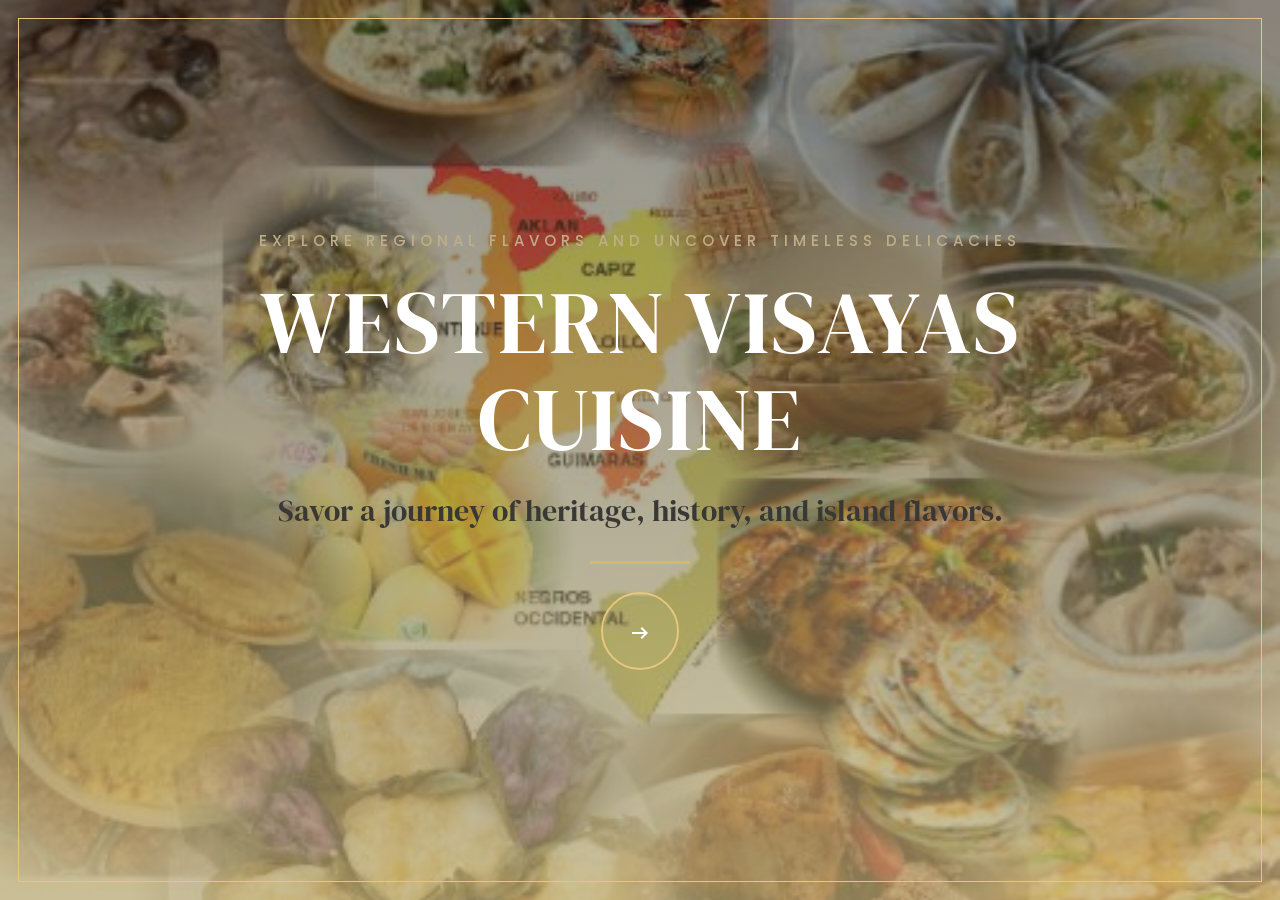
<file: Cuisine/index.html>
<!DOCTYPE html>
<html lang="en">
<head>
    <meta charset="UTF-8">
    <meta name="viewport" content="width=device-width, initial-scale=1.0">
    <title>Western Visayas Cuisine</title>
    <link rel="stylesheet" href="https://cdn.jsdelivr.net/npm/bootstrap@5.3.3/dist/css/bootstrap.min.css">
    <link rel="stylesheet" href="style.css">
    <link rel="stylesheet" href="https://fonts.googleapis.com/css2?family=DM+Serif+Display&family=Poppins:wght@300;400;500;600&display=swap">
    <link rel="stylesheet" href="https://fonts.googleapis.com/css2?family=Material+Symbols+Outlined:opsz,wght,FILL,GRAD@24,400,0,0&icon_names=arrow_right_alt">
</head>
            
<body>

    <!-- Welcome Page -->
    <div id="welcomePage" class="screen welcome-screen">

        <div class="content text-center">

            <div class="eyebrow">
                EXPLORE REGIONAL FLAVORS AND UNCOVER TIMELESS DELICACIES
            </div>

            <div class="main-title">
                WESTERN VISAYAS<br>CUISINE
            </div>

            <div class="tagline">
                Savor a journey of heritage, history, and island flavors.
            </div>

            <div class="gold-line"></div>

            <button class="arrow-btn" onclick="showProvinces()">
                <span class="material-symbols-outlined">arrow_right_alt</span>
            </button>

        </div>
    </div>

    <!-- Province Page -->
    <div id="provincePage" class="province-screen">

        <div class="province-content">

            <div class="province-title">
                WESTERN VISAYAS CUISINE
            </div>

            <div class="province-tagline">
                An authentic taste of Western Visayan Soul.
            </div>

            <div class="choose-title">
                Begin your Flavor Journey
            </div>

            <div class="province-list">

                <div class="province-item">
                    <a href="iloilo.html" class="province-circle iloilo"></a>
                </div>

                <div class="province-item">
                    <a href="capiz.html" class="province-circle capiz"></a>
                </div>

                <div class="province-item">
                    <a href="guimaras.html" class="province-circle guimaras"></a>
                </div>

                <div class="province-item">
                    <a href="aklan.html" class="province-circle aklan"></a>
                </div>

                <div class="province-item">
                    <a href="antique.html" class="province-circle antique"></a>
                </div>

            </div>

            <div class="gold-line"></div>

            <div class="back-arrow-container">
                <button class="back-arrow" onclick="showWelcome()">&#8592;</button>
            </div>

        </div>

    </div>

    <script>
        function showProvinces() {
            document.getElementById("welcomePage").style.display = "none";
            document.getElementById("provincePage").style.display = "flex";
        }

        function showWelcome() {
            document.getElementById("provincePage").style.display = "none";
            document.getElementById("welcomePage").style.display = "flex";
        }
    </script>

</body>
</html>
</file>
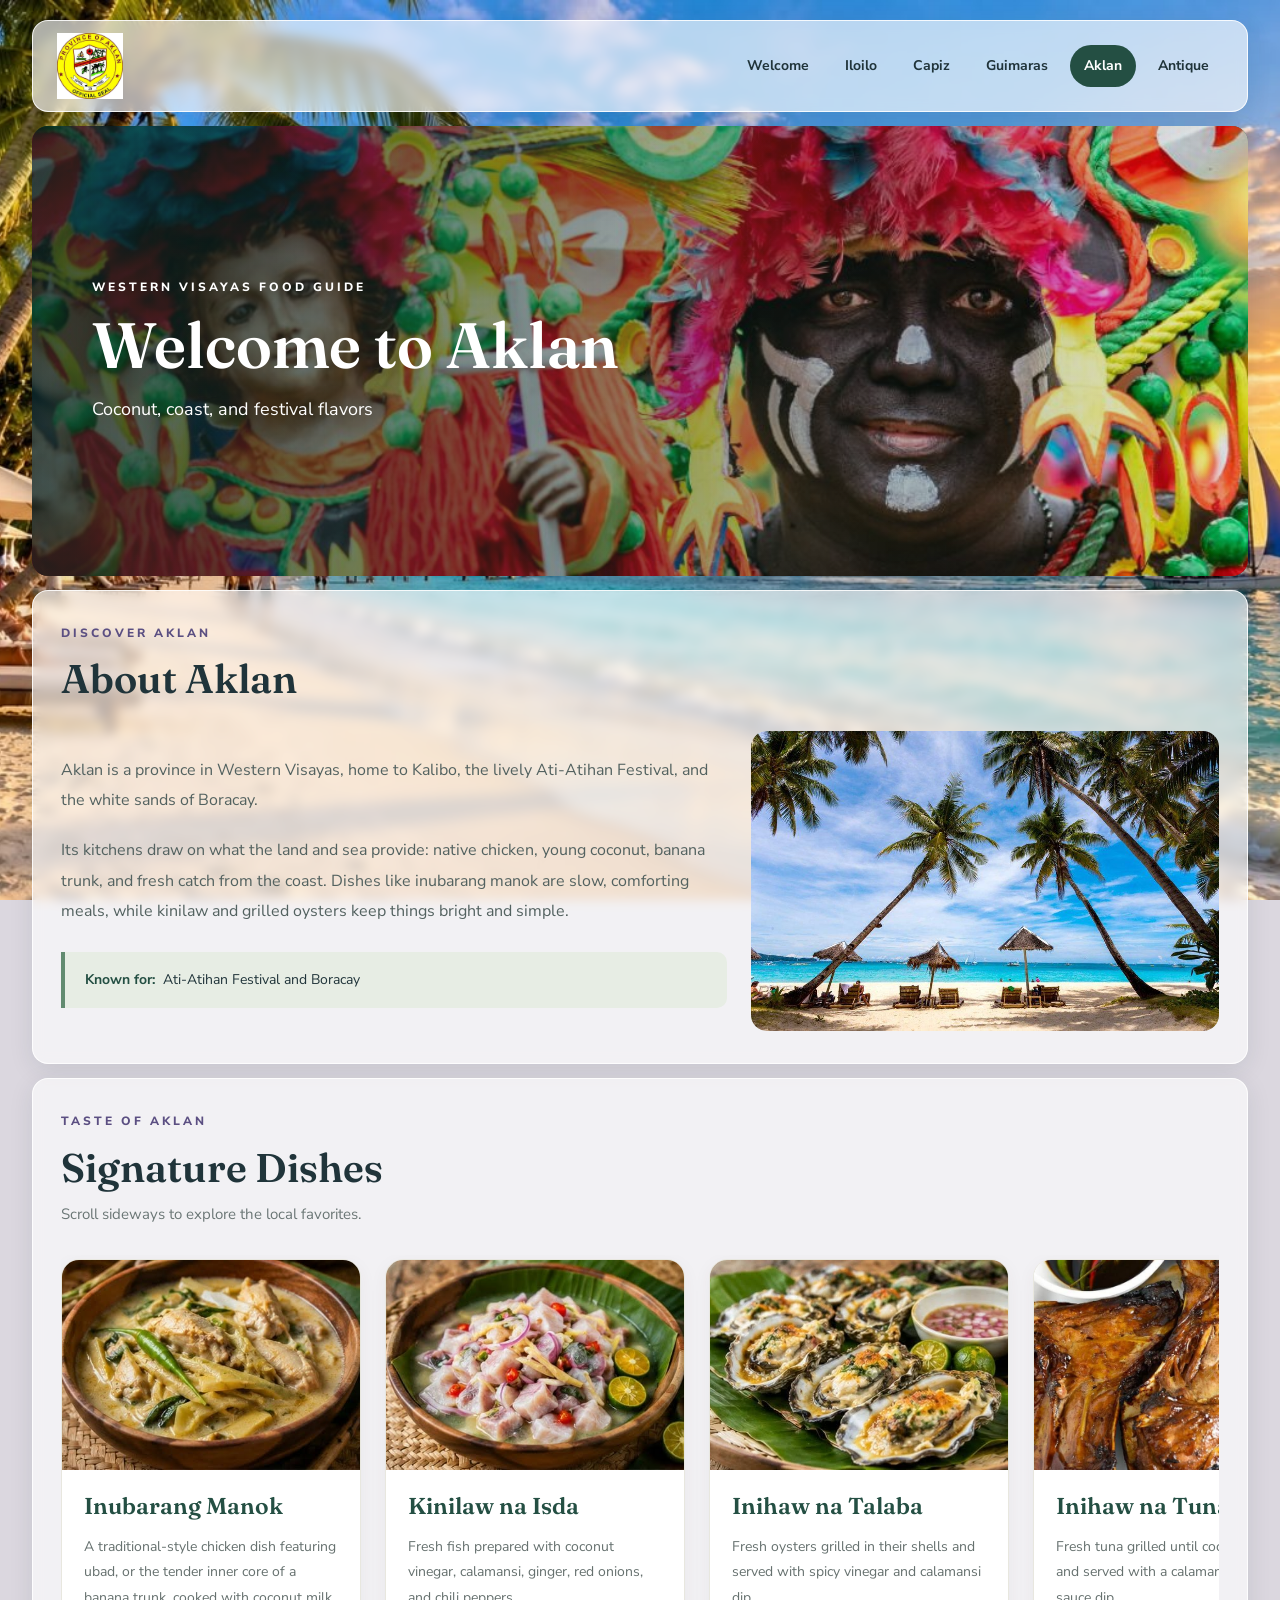
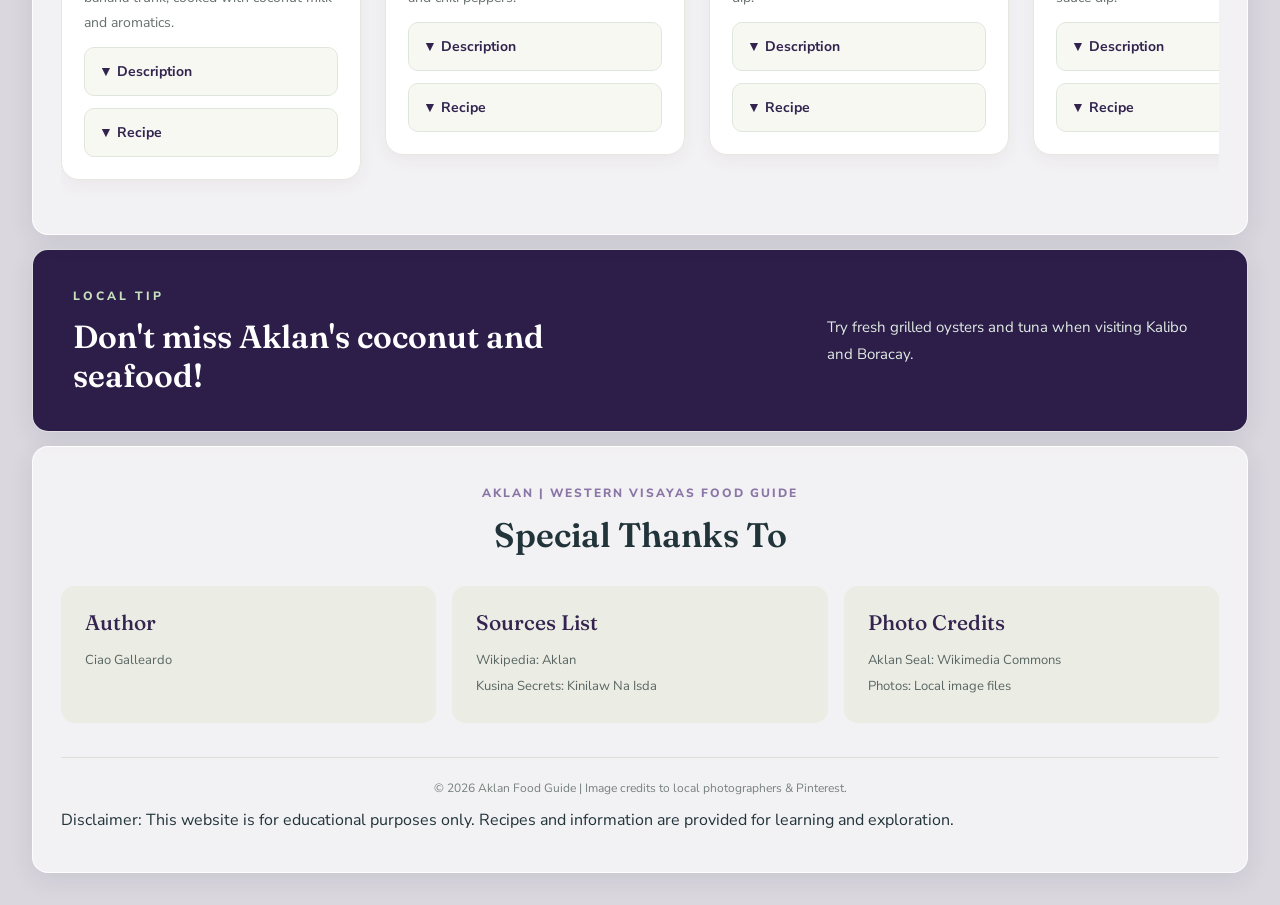
<file: Cuisine/aklan.html>
<!DOCTYPE html>
<html lang="en">

<head>
    <meta charset="UTF-8">
    <meta name="viewport" content="width=device-width, initial-scale=1.0">
    <meta name="description" content="Discover Aklan's traditional cuisine, local dishes, and food culture in Western Visayas.">

    <title>Aklan | Western Visayas Food Guide</title>

    <link href="https://cdn.jsdelivr.net/npm/bootstrap@5.3.3/dist/css/bootstrap.min.css" rel="stylesheet">
    <link href="https://fonts.googleapis.com/css2?family=Fraunces:wght@400;500;600;700&family=Nunito+Sans:wght@400;500;600;700&display=swap" rel="stylesheet">
    <link rel="stylesheet" href="aklan.css">
</head>

<body>

    <main class="page">

        <!-- Navigation -->
        <div class="site-nav">
            <a href="index.html" class="logo">
                <img src="images/aklan/aklan-logo.jpg" alt="Logo of Aklan">
            </a>

            <div class="nav-links">
                <a href="index.html">Welcome</a>
                <a href="iloilo.html">Iloilo</a>
                <a href="capiz.html">Capiz</a>
                <a href="guimaras.html">Guimaras</a>
                <a href="aklan.html" class="active">Aklan</a>
                <a href="antique.html">Antique</a>
            </div>
        </div>

        <!-- Banner -->
        <div class="hero">
            <img src="images/aklan/ati atihan.jpg" alt="Ati-Atihan Festival in Aklan">

            <div class="hero-content">
                <p>WESTERN VISAYAS FOOD GUIDE</p>
                <h1>Welcome to Aklan</h1>
                <span>Coconut, coast, and festival flavors</span>
            </div>
        </div>

        <!-- About -->
        <div class="section about" id="about">
            <div class="section-title">
                <p>DISCOVER AKLAN</p>
                <h2>About Aklan</h2>
            </div>

            <div class="row g-4 align-items-center">

                <div class="col-12 col-md-7">
                    <div class="about-text">
                        <p>
                            Aklan is a province in Western Visayas, home to Kalibo, the lively Ati-Atihan Festival, and the white sands of Boracay.
                        </p>

                        <p>
                            Its kitchens draw on what the land and sea provide: native chicken, young coconut, banana trunk, and fresh catch from the coast. Dishes like inubarang manok are slow, comforting meals, while kinilaw and grilled oysters keep things bright and simple.
                        </p>

                        <div class="about-highlight">
                            <strong>Known for:</strong>
                            <span>Ati-Atihan Festival and Boracay</span>
                        </div>
                    </div>
                </div>

                <div class="col-12 col-md-5">
                    <div class="province-photo">
                        <img src="images/aklan/aklan beach.jpg" alt="Beach scenery in Aklan">
                    </div>
                </div>

            </div>
        </div>

        <!-- Signature Dishes -->
        <div class="section dishes" id="dishes">
            <div class="section-title">
                <p>TASTE OF AKLAN</p>
                <h2>Signature Dishes</h2>
                <span>Scroll sideways to explore the local favorites.</span>
            </div>

            <div class="dish-slider">

                <!-- Inubarang Manok -->
                <div class="dish-card">
                    <div class="dish-image">
                        <img src="images/aklan/inubarang manok.jpg" alt="Inubarang Manok">
                    </div>

                    <div class="dish-content">
                        <h3>Inubarang Manok</h3>
                        <p class="dish-summary">A traditional-style chicken dish featuring ubad, or the tender inner core of a banana trunk, cooked with coconut milk and aromatics.</p>

                        <button class="btn desc-btn" type="button" onclick="toggleInfo(this)">▼ Description</button>
                        <div class="dish-info">
                            <p>
                                Inubarang Manok is a comforting dish associated with parts of Western Visayas. It combines chicken with finely sliced ubad, ginger, garlic, onion, and sometimes coconut milk. The banana core adds a mild flavor and tender texture to the stew.
                            </p>
                        </div>

                        <button class="btn desc-btn" type="button" onclick="toggleInfo(this)">▼ Recipe</button>
                        <div class="dish-info">
                            <h4>Ingredients</h4>
                            <ul>
                                <li>500 g chicken, cut into serving pieces</li>
                                <li>2 cups thinly sliced ubad</li>
                                <li>1 cup coconut milk</li>
                                <li>1 onion, chopped</li>
                                <li>4 cloves garlic, minced</li>
                                <li>1 thumb-sized ginger, sliced</li>
                                <li>1 stalk lemongrass, bruised</li>
                                <li>2 cups water or chicken broth</li>
                                <li>Salt and pepper to taste</li>
                                <li>1 tablespoon cooking oil</li>
                            </ul>

                            <h4>Instructions</h4>
                            <ol>
                                <li>Heat oil in a pot. Sauté garlic, onion, and ginger until fragrant.</li>
                                <li>Add the chicken and cook until lightly browned.</li>
                                <li>Pour in water or broth, add lemongrass, and simmer until the chicken is nearly tender.</li>
                                <li>Add the sliced ubad and continue cooking until tender.</li>
                                <li>Pour in the coconut milk and simmer gently until the chicken is fully cooked.</li>
                                <li>Season with salt and pepper. Serve hot with rice.</li>
                            </ol>
                        </div>
                    </div>
                </div>

                <!-- Kinilaw na Isda -->
                <div class="dish-card">
                    <div class="dish-image">
                        <img src="images/aklan/kinilaw na isda.jpg" alt="Kinilaw na Isda">
                    </div>

                    <div class="dish-content">
                        <h3>Kinilaw na Isda</h3>
                        <p class="dish-summary">Fresh fish prepared with coconut vinegar, calamansi, ginger, red onions, and chili peppers.</p>

                        <button class="btn desc-btn" type="button" onclick="toggleInfo(this)">▼ Description</button>
                        <div class="dish-info">
                            <p>
                                Kinilaw na Isda is a Filipino preparation of fish dressed in an acidic mixture, often using vinegar and calamansi. Aromatics such as ginger, onion, and chili add flavor. It is usually served chilled as an appetizer or a refreshing seafood dish.
                            </p>
                        </div>

                        <button class="btn desc-btn" type="button" onclick="toggleInfo(this)">▼ Recipe</button>
                        <div class="dish-info">
                            <h4>Ingredients</h4>
                            <ul>
                                <li>300 g very fresh fish suitable for raw consumption</li>
                                <li>1/2 cup coconut vinegar</li>
                                <li>2 tablespoons calamansi juice</li>
                                <li>1 small red onion, thinly sliced</li>
                                <li>1 thumb-sized ginger, finely sliced</li>
                                <li>1–2 chili peppers, sliced</li>
                                <li>Salt and pepper to taste</li>
                            </ul>

                            <h4>Instructions</h4>
                            <ol>
                                <li>Keep the fish refrigerated while preparing the other ingredients.</li>
                                <li>Cut the fish into small, even cubes using clean utensils.</li>
                                <li>Place the fish in a clean bowl and add the vinegar and calamansi juice.</li>
                                <li>Add onion, ginger, and chili. Season lightly with salt and pepper.</li>
                                <li>Cover and refrigerate briefly before serving cold.</li>
                            </ol>

                            <p class="recipe-warning">
                                Food safety: Acidic marinade does not reliably kill parasites or harmful bacteria. Use fish specifically handled for raw consumption; cooking the fish thoroughly is the safer option.
                            </p>
                        </div>
                    </div>
                </div>

                <!-- Inihaw na Talaba -->
                <div class="dish-card">
                    <div class="dish-image">
                        <img src="images/aklan/inihaw na talaba.jpg" alt="Inihaw na Talaba">
                    </div>

                    <div class="dish-content">
                        <h3>Inihaw na Talaba</h3>
                        <p class="dish-summary">Fresh oysters grilled in their shells and served with spicy vinegar and calamansi dip.</p>

                        <button class="btn desc-btn" type="button" onclick="toggleInfo(this)">▼ Description</button>
                        <div class="dish-info">
                            <p>
                                Inihaw na Talaba is a simple seafood dish made by grilling oysters until thoroughly cooked. The natural briny flavor pairs well with a dipping sauce made from vinegar, calamansi, garlic, onion, and chili. It is a popular way to enjoy coastal seafood.
                            </p>
                        </div>

                        <button class="btn desc-btn" type="button" onclick="toggleInfo(this)">▼ Recipe</button>
                        <div class="dish-info">
                            <h4>Ingredients</h4>
                            <ul>
                                <li>1 kg fresh oysters in their shells</li>
                                <li>1/4 cup vinegar</li>
                                <li>2 tablespoons calamansi juice</li>
                                <li>2 cloves garlic, minced</li>
                                <li>1 small onion, chopped</li>
                                <li>1 chili pepper, sliced</li>
                                <li>Salt to taste</li>
                            </ul>

                            <h4>Instructions</h4>
                            <ol>
                                <li>Scrub the oyster shells under clean running water.</li>
                                <li>Prepare a clean grill over medium-high heat.</li>
                                <li>Arrange the oysters on the grill and cook until the shells open and the meat is thoroughly cooked.</li>
                                <li>Discard oysters that do not open during cooking.</li>
                                <li>Mix vinegar, calamansi, garlic, onion, chili, and a little salt for the dipping sauce.</li>
                                <li>Serve the cooked oysters hot with the dipping sauce.</li>
                            </ol>
                        </div>
                    </div>
                </div>

                <!-- Inihaw na Tuna -->
                <div class="dish-card">
                    <div class="dish-image">
                        <img src="images/aklan/inihaw na panga ng tuna.jpg" alt="Inihaw na Tuna">
                    </div>

                    <div class="dish-content">
                        <h3>Inihaw na Tuna</h3>
                        <p class="dish-summary">Fresh tuna grilled until cooked through and served with a calamansi and soy sauce dip.</p>

                        <button class="btn desc-btn" type="button" onclick="toggleInfo(this)">▼ Description</button>
                        <div class="dish-info">
                            <p>
                                Inihaw na Tuna is a simple coastal dish of tuna steaks grilled over hot coals. The fish is lightly seasoned so its natural flavor stands out, then served with a sharp dip of calamansi and soy sauce. Fresh grilled seafood like this is a favorite around Boracay and Aklan's coast.
                            </p>
                        </div>

                        <button class="btn desc-btn" type="button" onclick="toggleInfo(this)">▼ Recipe</button>
                        <div class="dish-info">
                            <h4>Ingredients</h4>
                            <ul>
                                <li>500 g fresh tuna steaks, about 2 cm thick</li>
                                <li>3 cloves garlic, minced</li>
                                <li>1 tablespoon calamansi juice</li>
                                <li>1 tablespoon cooking oil</li>
                                <li>Salt and pepper to taste</li>
                                <li>Dip: 3 tablespoons soy sauce, 2 tablespoons calamansi juice, 1 chili pepper, sliced</li>
                            </ul>

                            <h4>Instructions</h4>
                            <ol>
                                <li>Pat the tuna dry. Rub with garlic, calamansi juice, oil, salt, and pepper.</li>
                                <li>Let it rest for 10 minutes.</li>
                                <li>Heat a clean grill to medium-high and lightly oil the grate.</li>
                                <li>Grill the tuna for 3 to 4 minutes per side until cooked through.</li>
                                <li>Mix the soy sauce, calamansi juice, and chili for the dip.</li>
                                <li>Serve the tuna hot with the dip and steamed rice.</li>
                            </ol>
                        </div>
                    </div>
                </div>

                <!-- Baye-baye -->
                <div class="dish-card">
                    <div class="dish-image">
                        <img src="images/aklan/baye-baye.jpg" alt="Baye-baye">
                    </div>

                    <div class="dish-content">
                        <h3>Baye-baye</h3>
                        <p class="dish-summary">A sweet Visayan rice delicacy made from toasted glutinous rice, coconut, and sugar.</p>

                        <button class="btn desc-btn" type="button" onclick="toggleInfo(this)">▼ Description</button>
                        <div class="dish-info">
                            <p>
                                Baye-baye is a traditional Visayan kakanin, or native sweet, made with glutinous rice and coconut. The rice is toasted for a nutty aroma, then cooked with coconut milk and sugar until thick and chewy. It is a snack that goes well with coffee or tea.
                            </p>
                        </div>

                        <button class="btn desc-btn" type="button" onclick="toggleInfo(this)">▼ Recipe</button>
                        <div class="dish-info">
                            <h4>Ingredients</h4>
                            <ul>
                                <li>1 cup glutinous rice (malagkit)</li>
                                <li>1 cup young coconut (buko) meat, shredded</li>
                                <li>1 1/2 cups coconut milk</li>
                                <li>1/2 cup brown sugar</li>
                                <li>A pinch of salt</li>
                                <li>Banana leaves or a greased tray</li>
                            </ul>

                            <h4>Instructions</h4>
                            <ol>
                                <li>Toast the rice in a dry pan over low heat until golden and fragrant. Let it cool.</li>
                                <li>Grind the toasted rice into a coarse powder.</li>
                                <li>In a pot, heat the coconut milk with the sugar and salt until the sugar dissolves.</li>
                                <li>Stir in the ground rice and buko. Cook on low heat, stirring often, until very thick.</li>
                                <li>Spread the mixture on a tray lined with banana leaves and let it cool.</li>
                                <li>Cut into squares and serve.</li>
                            </ol>
                        </div>
                    </div>
                </div>

            </div>
        </div>

        <!-- Local Tip -->
        <div class="tip">
            <div class="tip-text">
                <p>LOCAL TIP</p>
                <h2>Don't miss Aklan's coconut and seafood!</h2>
            </div>
            <span>Try fresh grilled oysters and tuna when visiting Kalibo and Boracay.</span>
        </div>

        <!-- Footer -->
        <footer class="footer">
            <div class="footer-title">
                <p>AKLAN | WESTERN VISAYAS FOOD GUIDE</p>
                <h2>Special Thanks To</h2>
            </div>

            <div class="row g-3">

                <div class="col-12 col-md-4">
                    <div class="footer-box">
                        <h3>Author</h3>
                        <p>Ciao Galleardo</p>
                    </div>
                </div>

                <div class="col-12 col-md-4">
                    <div class="footer-box">
                        <h3>Sources List</h3>
                        <p>
                            Wikipedia: Aklan<br>
                            Kusina Secrets: Kinilaw Na Isda
                        </p>
                    </div>
                </div>

                <div class="col-12 col-md-4">
                    <div class="footer-box">
                        <h3>Photo Credits</h3>
                        <p>
                            Aklan Seal: Wikimedia Commons<br>
                            Photos: Local image files
                        </p>
                    </div>
                </div>

            </div>

            <p class="copyright">&copy; 2026 Aklan Food Guide | Image credits to local photographers & Pinterest.</p>
            <p class="disclaimer"></p>Disclaimer: This website is for educational purposes only. Recipes and information are provided for learning and exploration.</p>
        </footer>

    </main>

    <script>
        function toggleInfo(button) {
            let info = button.nextElementSibling;

            info.classList.toggle("show");

            if (info.classList.contains("show")) {
                button.innerHTML = button.innerHTML.replace("▼", "▲");
            } else {
                button.innerHTML = button.innerHTML.replace("▲", "▼");
            }
        }
    </script>

    <script src="https://cdn.jsdelivr.net/npm/bootstrap@5.3.3/dist/js/bootstrap.bundle.min.js"></script>

</body>
</html>
</file>
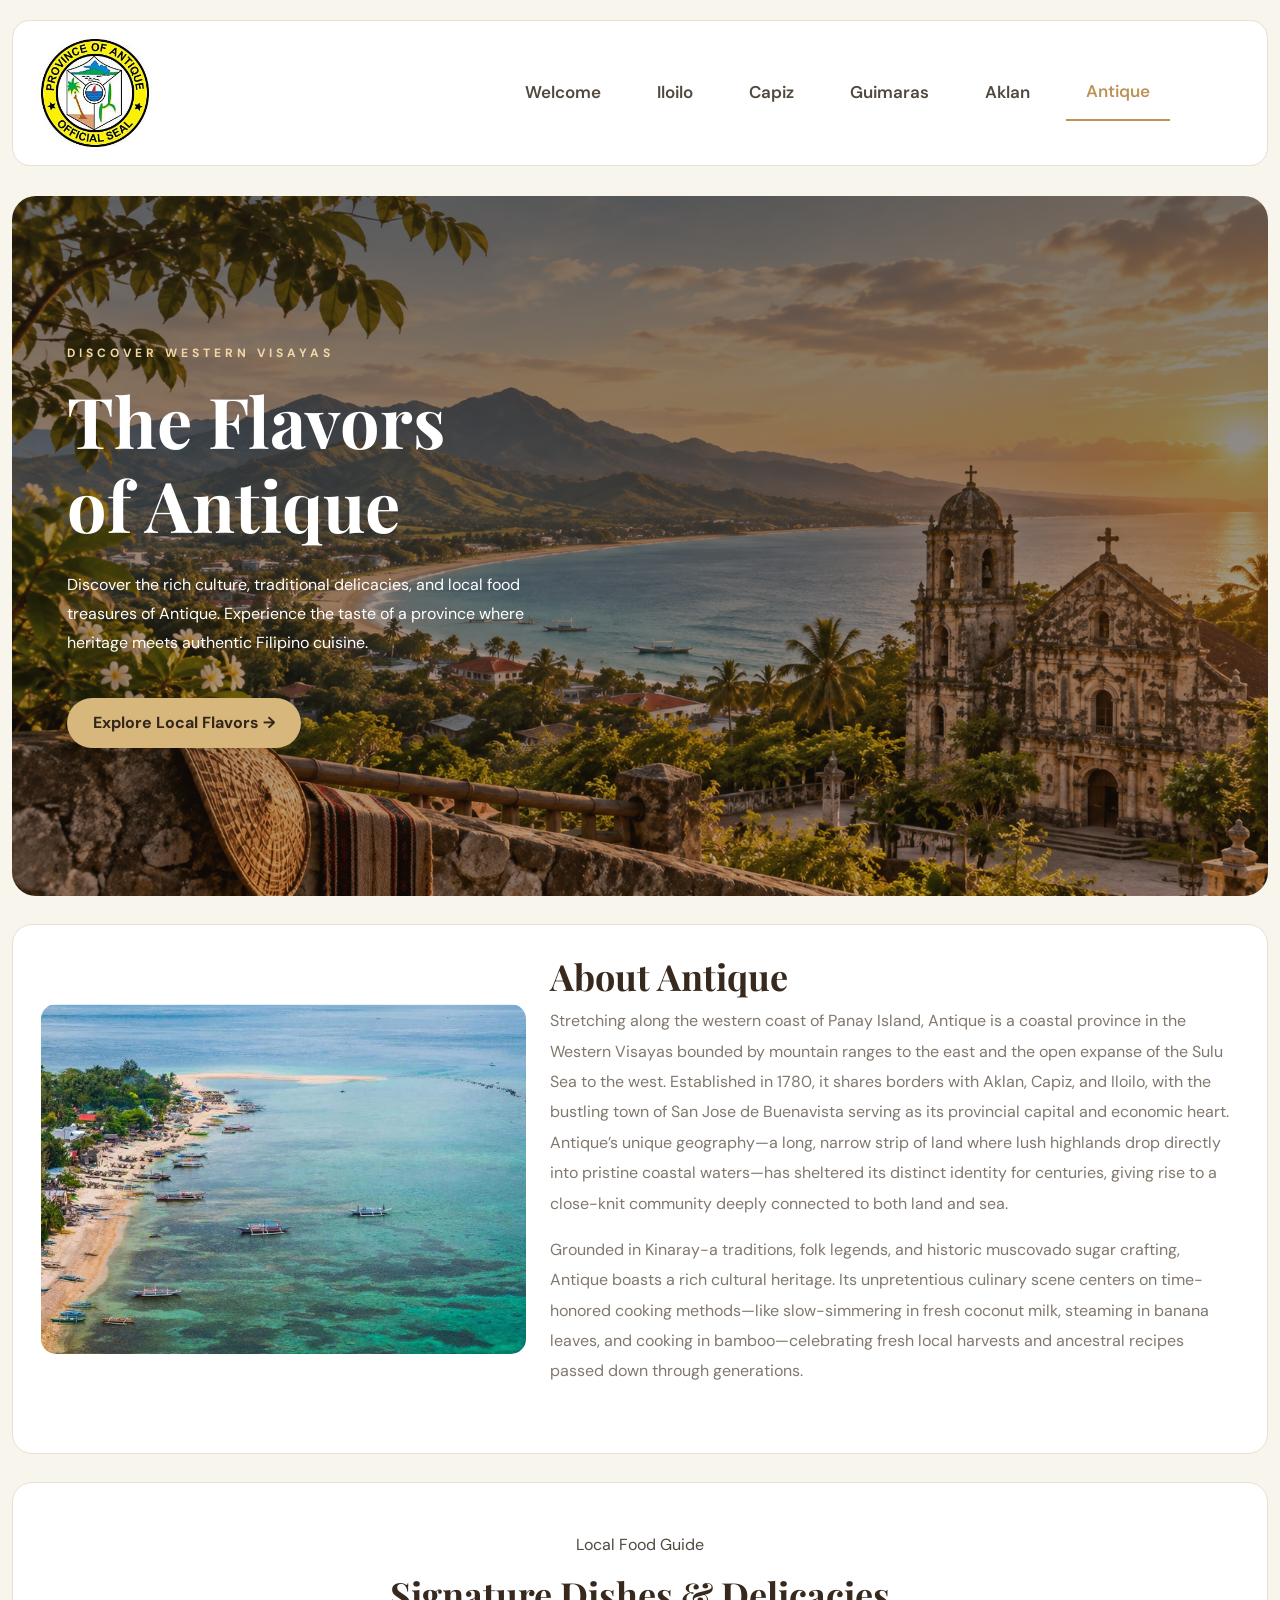
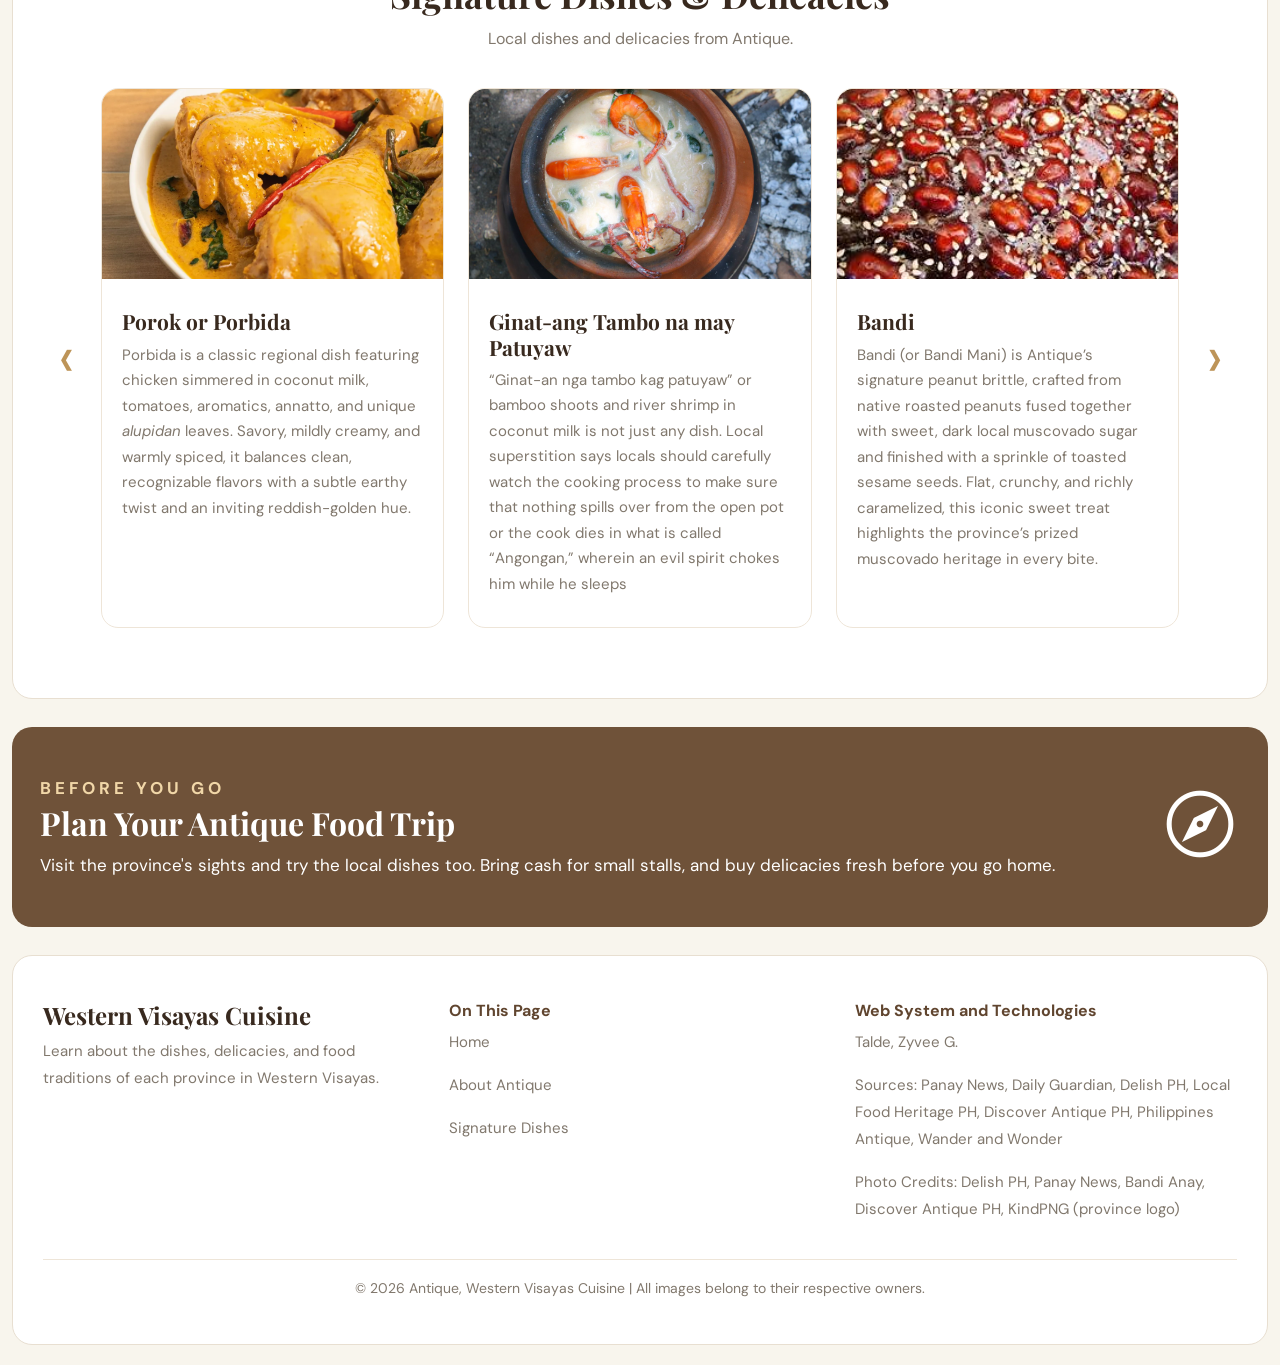
<file: Cuisine/antique.html>
<!DOCTYPE html>
<html lang="en">
<head>
    <meta charset="UTF-8">
    <meta name="viewport" content="width=device-width, initial-scale=1.0">
    <title>Antique | Western Visayas Cuisine</title>
    <link href="https://cdn.jsdelivr.net/npm/bootstrap@5.3.3/dist/css/bootstrap.min.css" rel="stylesheet">
    <link rel="stylesheet" href="antique.css">
    <link rel="stylesheet" href="https://fonts.googleapis.com/css2?family=DM+Sans:wght@400;500;600;700&family=Playfair+Display:wght@500;600;700&display=swap">
    <link rel="stylesheet" href="https://fonts.googleapis.com/css2?family=Material+Symbols+Outlined:opsz,wght,FILL,GRAD@24,400,0,0&icon_names=explore" />
</head>

<body>

    <div class="container">

        <div class="navbar-custom">
            <div class="row align-items-center g-2">

                <div class="logo-box mx-auto mx-md-0">
                    <img src="images/antique/antique-logo.jpg" alt="Official Seal of Antique Province" class="province-logo">
                </div>

                <div class="col-12 col-md-10">
                    <div class="d-flex justify-content-center justify-content-md-end align-items-center flex-wrap gap-1 gap-md-3">

                        <a href="index.html" class="nav-link">Welcome</a>
                        <a href="iloilo.html" class="nav-link">Iloilo</a>
                        <a href="capiz.html" class="nav-link">Capiz</a>
                        <a href="guimaras.html" class="nav-link">Guimaras</a>
                        <a href="aklan.html" class="nav-link">Aklan</a>
                        <a href="antique.html" class="nav-link active">Antique</a>

                    </div>
                </div>
            </div>
        </div>

        <div class="hero reveal" id="home">
            <div class="hero-content">

                <p class="eyebrow">Discover Western Visayas</p>

                <h1>The Flavors<br>of Antique</h1>

                <p class="hero-description">
                    Discover the rich culture, traditional delicacies, and
                    local food treasures of Antique. Experience the taste
                    of a province where heritage meets authentic Filipino cuisine.
                </p>

                <a href="#dishes" class="btn btn-explore">
                    Explore Local Flavors &rarr;
                </a>

            </div>
        </div>


        <div class="content-card reveal" id="about">

            <div class="row align-items-center g-4">

                <div class="col-12 col-lg-5">
                    <img src="images/antique/bgg.png" alt="Antique province scenery" class="about-image">
                </div>

                <div class="col-12 col-lg-7">

                    <h2 class="section-title">About Antique</h2>

                    <p class="section-description">
                        Stretching along the western coast of Panay Island, Antique is a coastal province in the Western Visayas bounded by mountain ranges to the east and the open expanse of the Sulu Sea to the west. Established in 1780, it shares borders with Aklan, Capiz, and Iloilo, with the bustling town of San Jose de Buenavista serving as its provincial capital and economic heart. Antique’s unique geography—a long, narrow strip of land where lush highlands drop directly into pristine coastal waters—has sheltered its distinct identity for centuries, giving rise to a close-knit community deeply connected to both land and sea.
                    </p>

                    <p class="section-description">
                        Grounded in Kinaray-a traditions, folk legends, and historic muscovado sugar crafting, Antique boasts a rich cultural heritage. Its unpretentious culinary scene centers on time-honored cooking methods—like slow-simmering in fresh coconut milk, steaming in banana leaves, and cooking in bamboo—celebrating fresh local harvests and ancestral recipes passed down through generations.
                    </p>


                </div>

            </div>
        </div>

        <div class="content-card reveal" id="dishes">

            <div class="text-center mb-4">
                <p class="section-label">Local Food Guide</p>

                <h2 class="section-title">
                    Signature Dishes &amp; Delicacies
                </h2>

                <p class="section-description mx-auto section-intro">
                    Local dishes and delicacies from Antique.
                </p>
            </div>

            <div id="dishCarousel" class="carousel slide">
                <div class="carousel-inner">

                    <!-- first slide -->
                    <div class="carousel-item active">
                        <div class="row g-4">

                            <div class="col-12 col-md-6 col-lg-4">
                                <div class="food-card">
                                    <div class="food-image-wrap">
                                        <img src="images/antique/porbida.png" alt="Porbida traditional dish" class="food-image">
                                    </div>
                                    <div class="food-info">
                                        <h5>Porok or Porbida</h5>
                                        <p>
                                            Porbida is a classic regional dish featuring chicken simmered in coconut milk, tomatoes, aromatics, annatto, and unique <i>alupidan</i> leaves. Savory, mildly creamy, and warmly spiced, it balances clean, recognizable flavors with a subtle earthy twist and an inviting reddish-golden hue.
                                        </p>
                                    </div>
                                </div>
                            </div>

                            <div class="col-12 col-md-6 col-lg-4">
                                <div class="food-card">
                                    <div class="food-image-wrap">
                                        <img src="images/antique/patuyaw.png" alt="Patuyaw local dish" class="food-image">
                                    </div>
                                    <div class="food-info">
                                        <h5>Ginat-ang Tambo na may Patuyaw</h5>
                                        <p>
                                            “Ginat-an nga tambo kag patuyaw” or bamboo shoots and river shrimp in coconut milk is not just any dish. Local superstition says locals should carefully watch the cooking process to make sure that nothing spills over from the open pot or the cook dies in what is called “Angongan,” wherein an evil spirit chokes him while he sleeps
                                        </p>
                                    </div>
                                </div>
                            </div>

                            <div class="col-12 col-md-6 col-lg-4">
                                <div class="food-card">
                                    <div class="food-image-wrap">
                                        <img src="images/antique/bandi.jpg" alt="Native delicacy of Antique" class="food-image">
                                    </div>
                                    <div class="food-info">
                                        <h5>Bandi</h5>
                                        <p>
                                            Bandi (or Bandi Mani) is Antique’s signature peanut brittle, crafted from native roasted peanuts fused together with sweet, dark local muscovado sugar and finished with a sprinkle of toasted sesame seeds. Flat, crunchy, and richly caramelized, this iconic sweet treat highlights the province’s prized muscovado heritage in every bite.
                                        </p>
                                    </div>
                                </div>
                            </div>

                        </div>
                    </div>

                    <!-- second slide -->
                    <div class="carousel-item">
                        <div class="row g-4">

                            <div class="col-12 col-md-6 col-lg-4">
                                <div class="food-card">
                                    <div class="food-image-wrap">
                                        <img src="images/antique/banag.jpg" alt="Dish 4 name" class="food-image">
                                    </div>
                                    <div class="food-info">
                                        <h5>Banag nga may gata</h5>
                                        <p>Banag nga may Gata features native spiny freshwater snails simmered in rich coconut cream infused with local aromatic herbs. Distinctive for its long-spined shells, this traditional Antique dish pairs the tender, earthy flavor of the snails with a velvety, savory sauce.</p>
                                    </div>
                                </div>
                            </div>

                            <div class="col-12 col-md-6 col-lg-4">
                                <div class="food-card">
                                    <div class="food-image-wrap">
                                        <img src="images/antique/nilaga-tatus.jpg" alt="Dish 5 name" class="food-image">
                                    </div>
                                    <div class="food-info">
                                        <h5>Nilaga nga Tatus</h5>
                                        <p>Nilaga nga Tatus highlights the sweet, tender meat of Caluya, Antique’s prized coconut crab (*Tatus*)—the world’s largest land-living arthropod. Lightly boiled with salt and local aromatics like lemongrass, this simple preparation honors the crab's natural sweetness while celebrating the island's rich coastal heritage and culinary bounty.</p>
                                    </div>
                                </div>
                            </div>

                            <div class="col-12 col-md-6 col-lg-4">
                                <div class="food-card">
                                    <div class="food-image-wrap">
                                        <img src="images/antique/butong-butong.jpg" alt="Dish 6 name" class="food-image">
                                    </div>
                                    <div class="food-info">
                                        <h5>Butong-Butong</h5>
                                        <p>Butong-Butong is Antique’s classic pulled muscovado candy, named after the local Hiligaynon/Kinaray-a word *butong*, meaning "to pull." Crafted by vigorously stretching warm, melted muscovado sugar until it turns into a soft, golden-white gooey sweet, this traditional treat showcases the island's rich sugar heritage with every chewy bite.</p>
                                    </div>
                                </div>
                            </div>

                        </div>
                    </div>

                    <!-- third slide -->
                    <div class="carousel-item">
                        <div class="row g-4">

                            <div class="col-12 col-md-6 col-lg-4">
                                <div class="food-card">
                                    <div class="food-image-wrap">
                                        <img src="images/antique/chicken-binakol.jpg" alt="Dish 7 name" class="food-image">
                                    </div>
                                    <div class="food-info">
                                        <h5>Binakol nga Manok</h5>
                                        <p>Binakol nga Manok is a signature specialty from Callan, Sebaste, featuring tender chicken simmered in fresh coconut juice, tender coconut meat, papaya, and chili leaves. Traditionally cooked inside fresh bamboo (kawayan) to infuse the broth with a distinct natural richness, this comforting soup offers a unique, sweet-savory taste of Antique’s vibrant culinary history.</p>
                                    </div>
                                </div>
                            </div>

                            <div class="col-12 col-md-6 col-lg-4">
                                <div class="food-card">
                                    <div class="food-image-wrap">
                                        <img src="images/antique/huwad-huwad.png" alt="Dish 8 name" class="food-image">
                                    </div>
                                    <div class="food-info">
                                        <h5>Huwad-Huwad</h5>
                                        <p>Huwad-Huwad is an ultra-rare native dessert exclusive to the Antique towns of Belison and Tobias Fornier. Crafted from ground glutinous rice, rich coconut milk, and unrefined muscovado sugar steamed inside slender, banana-leaf tubes, this elusive sweet offers a delightfully authentic taste of Antique's hidden culinary treasures.</p>
                                    </div>
                                </div>
                            </div>

                            <div class="col-12 col-md-6 col-lg-4">
                                <div class="food-card">
                                    <div class="food-image-wrap">
                                        <img src="images/antique/binabak.jpg" alt="Dish 9 name" class="food-image">
                                    </div>
                                    <div class="food-info">
                                        <h5>Binabak</h5>
                                        <p>Binabak is a prized Northern Antique delicacy made from pounded river shrimp <i>(patuyaw)</i> mixed with tender young coconut meat and fresh ginger, wrapped in banana leaves, and gently steamed. Famous for its delicate balance of sweet seafood, aromatic ginger, and rich coconut flavor, this iconic specialty was featured on *Biyahe ni Drew* as a true taste of local heritage.</p>
                                    </div>
                                </div>
                            </div>

                        </div>
                    </div>

                </div>

                <button class="carousel-control-prev" type="button" data-bs-target="#dishCarousel" data-bs-slide="prev">
                    <span class="dish-arrow">&lsaquo;</span>
                </button>

                <button class="carousel-control-next" type="button" data-bs-target="#dishCarousel" data-bs-slide="next">
                    <span class="dish-arrow">&rsaquo;</span>
                </button>
            </div>

        
        </div>

        <div class="tip-card-wrap">
            <div class="tip-card reveal">

                <div class="tip-content">
                    <p class="eyebrow">Before You Go</p>

                    <h3>Plan Your Antique Food Trip</h3>

                    <p>
                        Visit the province's sights and try the local dishes
                        too. Bring cash for small stalls, and buy delicacies
                        fresh before you go home.
                    </p>
                </div>

                <div class="tip-icon">
                    <span class="material-symbols-outlined">explore</span>
                </div>

            </div>
        </div>

        

        <div class="credits-box">

            <div class="row g-4">

                <div class="col-12 col-md-4">
                    <h5>Western Visayas Cuisine</h5>

                    <p>
                        Learn about the dishes, delicacies, and food traditions
                        of each province in Western Visayas.
                    </p>
                </div>

                <div class="col-6 col-md-4">
                    <h6>On This Page</h6>
                    <p><a href="#home">Home</a></p>
                    <p><a href="#about">About Antique</a></p>
                    <p><a href="#dishes">Signature Dishes</a></p>
                </div>

                <div class="col-6 col-md-4">
                    <h6>Web System and Technologies</h6>

                    <p>Talde, Zyvee G.</p>

                    <p>Sources: 
                        <a href="https://www.panaynews.net/antiques-kitchen-rituals-and-heritage-dishes-resurrected/" target="_blank">Panay News</a>,
                        <a href="https://www.dailyguardian.com.ph/blog/students-feature-antiques-native-cuisines" target="_blank">Daily Guardian</a>,
                        <a href="https://delish.ph/recipes/porbida-antique-recipe/" target="_blank">Delish PH</a>,
                        <a href="https://www.facebook.com/LocalFoodHeritagePH/" target="_blank">Local Food Heritage PH</a>,
                        <a href="https://www.facebook.com/DiscoverAntiquePH/" target="_blank">Discover Antique PH</a>,
                        <a href="https://philippinesantique.wixsite.com/province/what-to-eat#:~:text=COVERS%20A%20MULTITUDE%20OF%20SINS.%22%20Anthony%20Bourdain.,These%20are%20the%20must%2Dtry%20foods%20and%20delicacies%20in%20Antique." target="_blank">Philippines Antique</a>, 
                        <a href="https://wawonder.blogspot.com/2024/09/nilaga-nga-tatus-culinary-treasure-from.html" target="_blank">Wander and Wonder</a>
                    </p>
                    <p>Photo Credits: 
                            <a href="https://delish.ph/recipes/porbida-antique-recipe/" target="_blank">Delish PH</a>,
                            <a href="https://www.panaynews.net/antiques-kitchen-rituals-and-heritage-dishes-resurrected/" target="_blank">Panay News</a>,
                            <a href="https://bandianay.wordpress.com/" target="_blank">Bandi Anay</a>,
                            <a href="https://www.facebook.com/DiscoverAntiquePH/" target="_blank">Discover Antique PH</a>,
                            <a href="https://www.kindpng.com/picc/m/455-4556463_province-of-antique-logo-hd-png-download.png" target="_blank">KindPNG</a> (province logo)
                    </p>
                </div>

            </div>

            <div class="copyright">
                &copy; 2026 Antique, Western Visayas Cuisine |
                All images belong to their respective owners.
            </div>

        </div>

    </div>

<script src="https://cdn.jsdelivr.net/npm/bootstrap@5.3.3/dist/js/bootstrap.bundle.min.js">
</script>

</body>
</html>
</file>
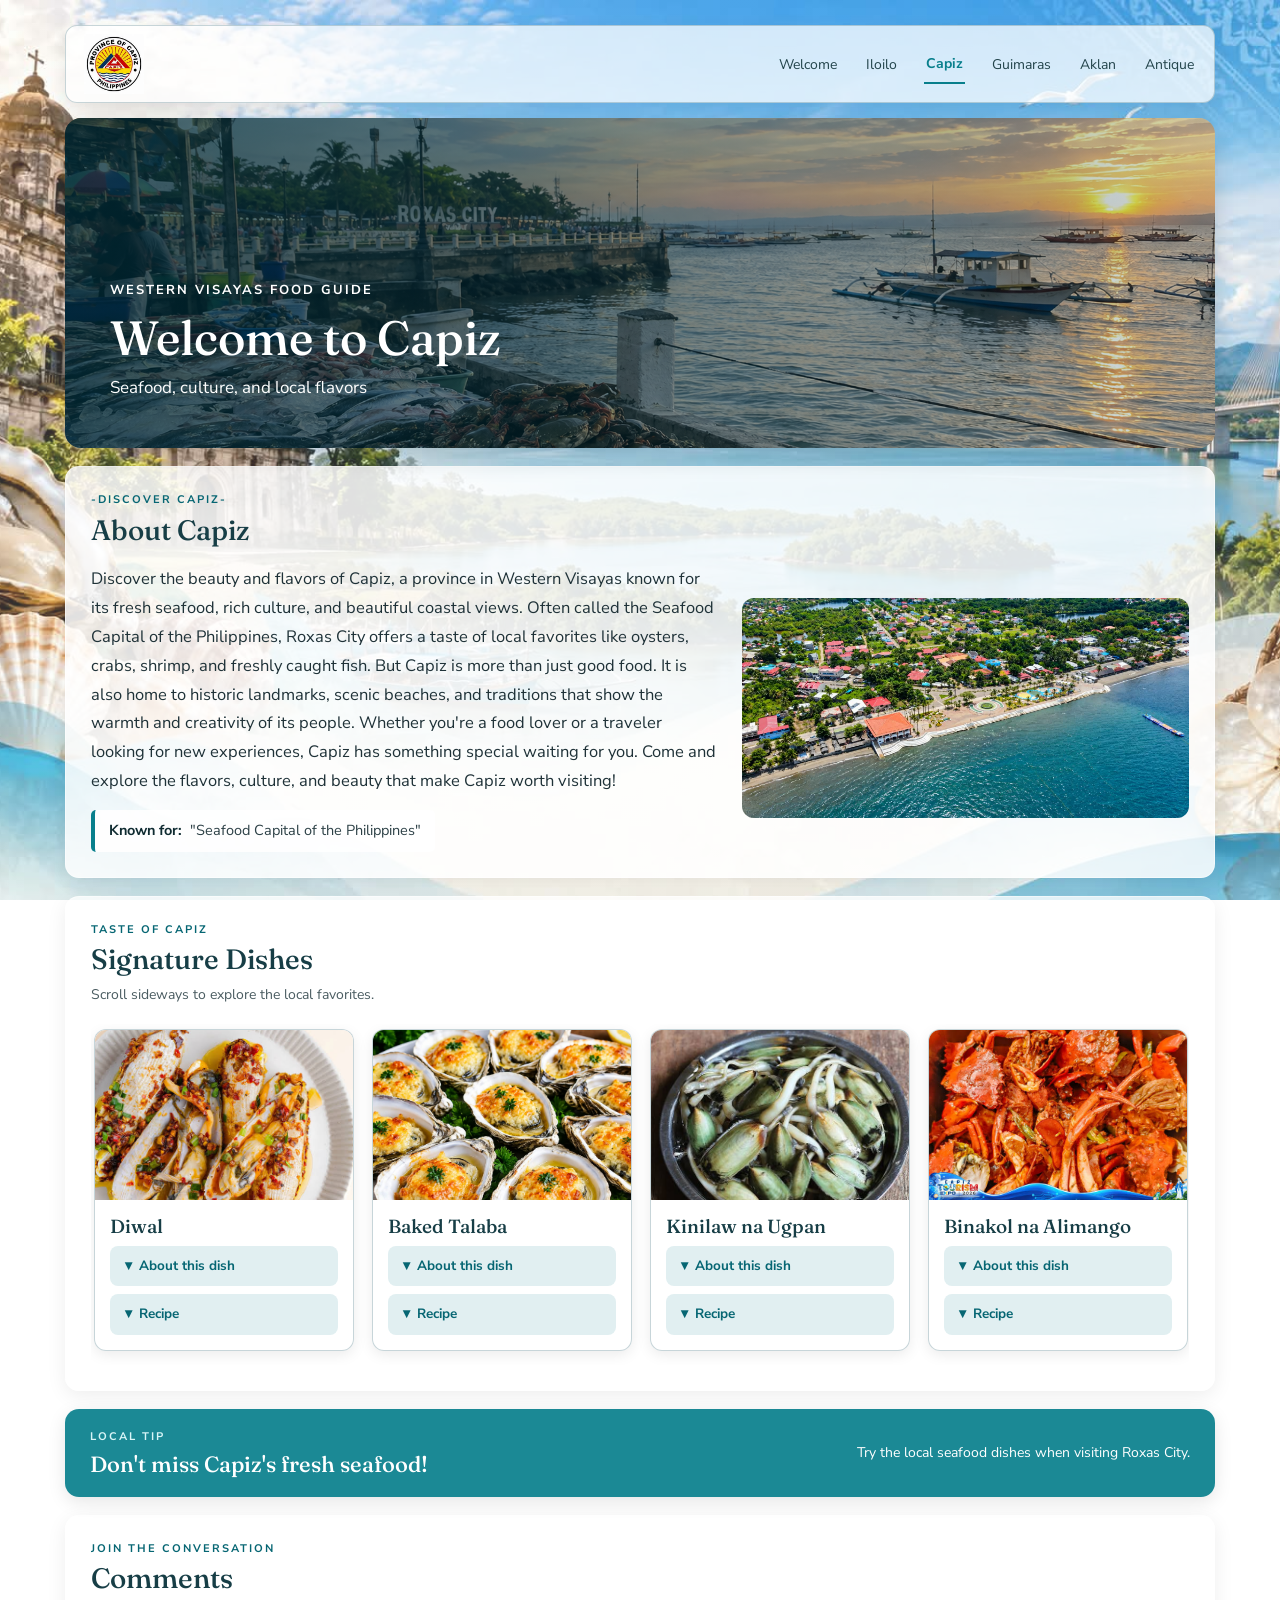
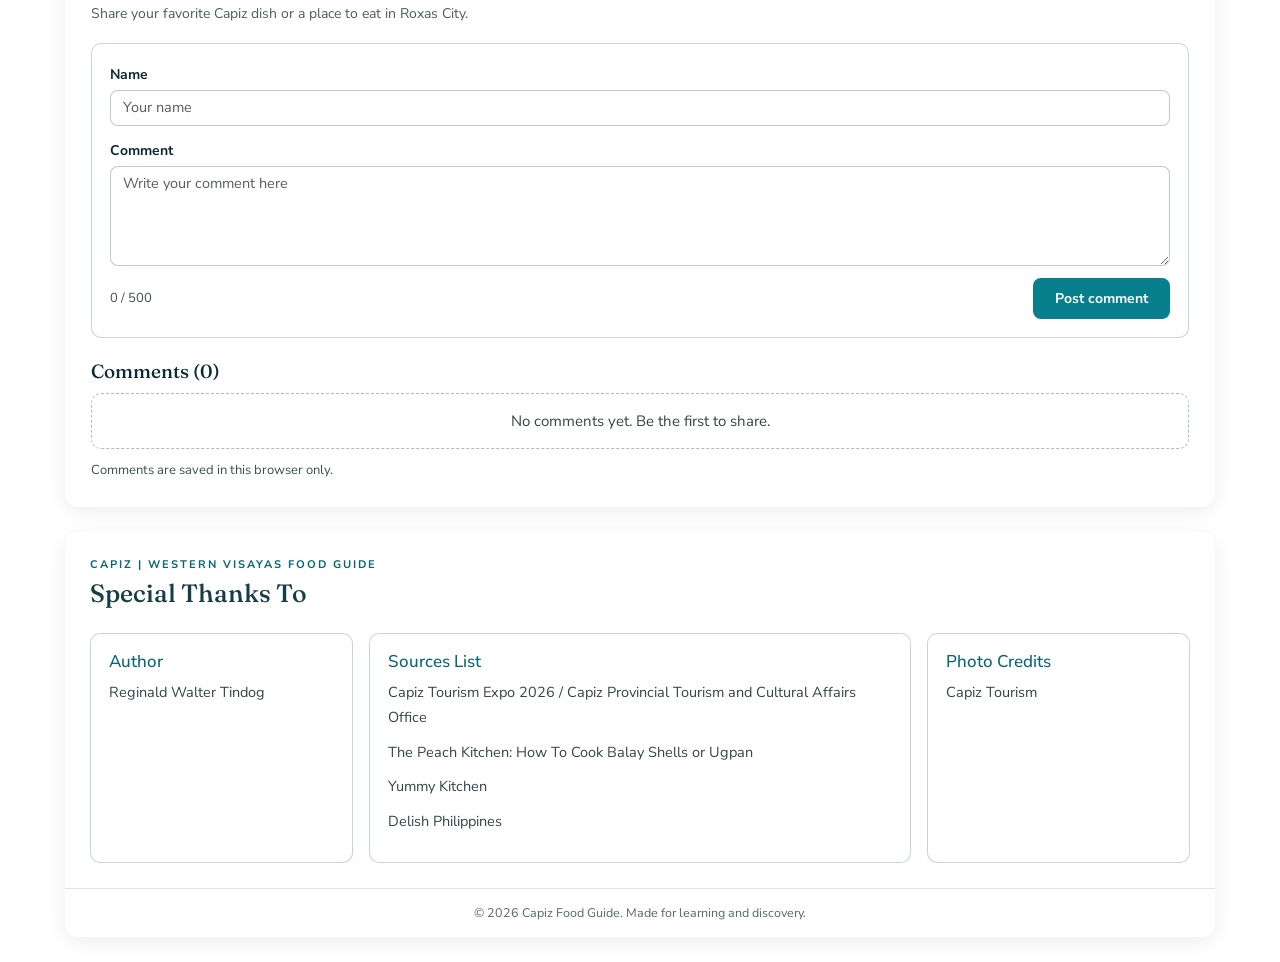
<file: Cuisine/capiz.html>
<!DOCTYPE html>
<html lang="en">

<head>
    <meta charset="UTF-8">
    <meta name="viewport" content="width=device-width, initial-scale=1.0">
    <title>Capiz | Western Visayas Food Guide</title>

    <link href="https://cdn.jsdelivr.net/npm/bootstrap@5.3.3/dist/css/bootstrap.min.css" rel="stylesheet">
    <link href="https://fonts.googleapis.com/css2?family=Fraunces:wght@400;500;600;700&family=Nunito+Sans:wght@400;500;600;700&display=swap" rel="stylesheet">
    <link rel="stylesheet" href="capiz.css">
</head>

<body>

    <main class="page">

        <!-- Navigation -->
        <div class="site-nav">
            <div class="logo">
                <img src="images/capiz/capiz-logo.jpg" alt="Capiz Logo">
            </div>

            <div class="nav-links">
                <a href="index.html">Welcome</a>
                <a href="iloilo.html">Iloilo</a>
                <a href="capiz.html" class="active">Capiz</a>
                <a href="guimaras.html">Guimaras</a>
                <a href="aklan.html">Aklan</a>
                <a href="antique.html">Antique</a>
            </div>
        </div>

        <!-- Banner -->
        <div class="hero">
            <img src="images/capiz/capiz-banner.jpg" alt="Capiz Seafood and Waterfront">
            <div class="hero-content">
                <p>WESTERN VISAYAS FOOD GUIDE</p>
                <h1>Welcome to Capiz</h1>
                <span>Seafood, culture, and local flavors</span>
            </div>
        </div>

        <!-- About -->
        <div class="section about">
            <div class="section-title">
                <p>-DISCOVER CAPIZ-</p>
                <h2>About Capiz</h2>
            </div>

            <div class="about-container">
                <div class="about-text">
                    <p>
                        Discover the beauty and flavors of Capiz, a province in Western Visayas known for its fresh seafood, rich culture, and beautiful coastal views.
                        Often called the Seafood Capital of the Philippines, Roxas City offers a taste of local favorites like oysters,
                        crabs, shrimp, and freshly caught fish. But Capiz is more than just good food. It is also home to historic landmarks, scenic beaches,
                        and traditions that show the warmth and creativity of its people. Whether you're a food lover or a traveler looking for new experiences,
                        Capiz has something special waiting for you. Come and explore the flavors, culture, and beauty that make Capiz worth visiting!
                    </p>

                    <div class="about-highlight">
                        <strong>Known for:</strong>
                        <span>"Seafood Capital of the Philippines"</span>
                    </div>
                </div>

                <div class="province-photo">
                    <img src="images/capiz/capiz-province.jpg" alt="Capiz Province">
                </div>
            </div>
        </div>

        <!-- Signature Dishes -->
        <div class="section dishes">
            <div class="section-title">
                <p>TASTE OF CAPIZ</p>
                <h2>Signature Dishes</h2>
                <span>Scroll sideways to explore the local favorites.</span>
            </div>

            <div class="dish-slider">

                <!-- Diwal -->
                <div class="dish-card">
                    <div class="dish-image">
                        <img src="images/capiz/diwal.jpg" alt="Diwal">
                    </div>
                    <div class="dish-content">
                        <h3>Diwal</h3>

                        <button class="btn desc-btn" onclick="toggleInfo(this)">▼ About this dish</button>
                        <div class="dish-info">
                            <p><strong>Diwal</strong>, also known as angel wing clams, is a prized seafood delicacy associated with Capiz, especially Roxas City. These shellfish have tender meat and a naturally sweet, delicate flavor. They can be grilled, steamed, or cooked with garlic, butter, and chili.</p>
                        </div>

                        <button class="btn desc-btn" onclick="toggleInfo(this)">▼ Recipe</button>
                        <div class="dish-info">
                            <p class="recipe-meta">Serves 4 | About 25 minutes</p>
                            <h4>Ingredients</h4>
                            <ul>
                                <li>1 kg diwal (angel wing clams), cleaned</li>
                                <li>4 tbsp butter</li>
                                <li>5 cloves garlic, minced</li>
                                <li>1 thumb-size ginger, sliced</li>
                                <li>1 to 2 siling labuyo (optional)</li>
                                <li>1/2 cup water</li>
                                <li>1 tbsp calamansi juice</li>
                                <li>Salt and pepper to taste</li>
                                <li>Chopped spring onion, for topping</li>
                            </ul>
                            <h4>Steps</h4>
                            <ol>
                                <li>Soak the clams in clean, lightly salted water for 30 minutes to remove sand, then rinse well.</li>
                                <li>Melt the butter in a wide pan and sauté the garlic and ginger until fragrant.</li>
                                <li>Add the clams and chili, pour in the water, and cover. Cook for 3 to 5 minutes until the shells open.</li>
                                <li>Season with salt and pepper, add the calamansi juice, and toss.</li>
                                <li>Top with spring onion and serve hot. Discard any shells that did not open.</li>
                            </ol>
                        </div>
                    </div>
                </div>

                <!-- Baked Talaba -->
                <div class="dish-card">
                    <div class="dish-image">
                        <img src="images/capiz/baked-talaba.jpg" alt="Baked Talaba">
                    </div>
                    <div class="dish-content">
                        <h3>Baked Talaba</h3>

                        <button class="btn desc-btn" onclick="toggleInfo(this)">▼ About this dish</button>
                        <div class="dish-info">
                            <p><strong>Baked Talaba</strong> is a highly popular Filipino seafood appetizer and party favorite. Freshly shucked oysters are baked until bubbly and browned, combining the juicy, briny taste of the sea with a rich, savory garlic-butter and melted cheese topping.</p>
                        </div>

                        <button class="btn desc-btn" onclick="toggleInfo(this)">▼ Recipe</button>
                        <div class="dish-info">
                            <p class="recipe-meta">Serves 4 | About 25 minutes</p>
                            <h4>Ingredients</h4>
                            <ul>
                                <li>12 fresh oysters (talaba), on the half shell</li>
                                <li>3 tbsp butter, melted</li>
                                <li>4 cloves garlic, minced</li>
                                <li>1/2 cup grated cheese (cheddar or mozzarella)</li>
                                <li>1 tbsp chopped parsley</li>
                                <li>Calamansi wedges, for serving</li>
                            </ul>
                            <h4>Steps</h4>
                            <ol>
                                <li>Preheat the oven to 200°C (400°F).</li>
                                <li>Scrub the oysters, shuck them, and keep each one in its half shell on a baking tray.</li>
                                <li>Mix the melted butter and garlic, then spoon a little over each oyster.</li>
                                <li>Top each oyster with grated cheese.</li>
                                <li>Bake for 10 to 12 minutes until bubbly and golden.</li>
                                <li>Sprinkle with parsley and serve with calamansi.</li>
                            </ol>
                        </div>
                    </div>
                </div>

                <!-- Kinilaw na Ugpan -->
                <div class="dish-card">
                    <div class="dish-image">
                        <img src="images/capiz/kinilaw na ugpan.jpg" alt="Kinilaw na Ugpan">
                    </div>
                    <div class="dish-content">
                        <h3>Kinilaw na Ugpan</h3>

                        <button class="btn desc-btn" onclick="toggleInfo(this)">▼ About this dish</button>
                        <div class="dish-info">
                            <p><strong>Kinilaw na Ugpan</strong> is a traditional Filipino dish featuring Ugpan (Lingula anatina, also known as tongue shells or duck's foot clams), a unique delicacy found along shallow, sandy tidal flats in the Philippines. When served kinilaw-style, the tender stalks are cleaned and tossed with a tangy mixture of local vinegar or calamansi juice, ginger, onions, and fresh chilis to create a refreshing, sea-salty dish.</p>
                        </div>

                        <button class="btn desc-btn" onclick="toggleInfo(this)">▼ Recipe</button>
                        <div class="dish-info">
                            <p class="recipe-meta">Serves 4 | About 30 minutes</p>
                            <h4>Ingredients</h4>
                            <ul>
                                <li>250 g ugpan, cleaned</li>
                                <li>1/2 cup cane or coconut vinegar</li>
                                <li>4 calamansi, juiced</li>
                                <li>1 thumb-size ginger, cut into thin strips</li>
                                <li>1 red onion, thinly sliced</li>
                                <li>2 siling labuyo, sliced</li>
                                <li>Salt to taste</li>
                            </ul>
                            <h4>Steps</h4>
                            <ol>
                                <li>Rinse the ugpan several times in clean water until no sand remains. Use only very fresh ugpan from clean waters.</li>
                                <li>Blanch in boiling water for about 30 seconds, then drain and cool.</li>
                                <li>Rinse the ugpan briefly in a little vinegar and drain to remove any fishy smell.</li>
                                <li>Toss with fresh vinegar, calamansi juice, ginger, onion, chili, and salt.</li>
                                <li>Let it rest for 10 to 15 minutes, then serve chilled.</li>
                            </ol>
                        </div>
                    </div>
                </div>

                <!-- Binakol na Alimango -->
                <div class="dish-card">
                    <div class="dish-image">
                        <img src="images/capiz/binakol na alimango.jpg" alt="Binakol na Alimango">
                    </div>
                    <div class="dish-content">
                        <h3>Binakol na Alimango</h3>

                        <button class="btn desc-btn" onclick="toggleInfo(this)">▼ About this dish</button>
                        <div class="dish-info">
                            <p><strong>Binakol na Alimango</strong> is a traditional Visayan seafood delicacy (notably from Capiz and neighboring Western Visayas provinces). Unlike typical coconut milk dishes, binakol dishes are highlighted by the natural sweetness of coconut water (buko juice) blended into the broth or reduction, giving the savory and spiced crabs a distinct light sweetness.</p>
                        </div>

                        <button class="btn desc-btn" onclick="toggleInfo(this)">▼ Recipe</button>
                        <div class="dish-info">
                            <p class="recipe-meta">Serves 4 | About 40 minutes</p>
                            <h4>Ingredients</h4>
                            <ul>
                                <li>2 medium crabs (about 1 kg), cleaned and cut</li>
                                <li>3 cups buko (young coconut) water</li>
                                <li>1 cup buko meat, cut into strips</li>
                                <li>1 thumb-size ginger, sliced</li>
                                <li>2 stalks lemongrass, bruised</li>
                                <li>1 onion, sliced</li>
                                <li>3 cloves garlic, crushed</li>
                                <li>1 cup malunggay or pechay leaves</li>
                                <li>1 tbsp cooking oil</li>
                                <li>Salt and pepper to taste</li>
                            </ul>
                            <h4>Steps</h4>
                            <ol>
                                <li>Heat the oil and sauté the garlic, onion, and ginger until soft.</li>
                                <li>Add the lemongrass and crab pieces and stir for 2 minutes.</li>
                                <li>Pour in the buko water, cover, and simmer for 12 to 15 minutes until the crab turns orange-red.</li>
                                <li>Add the buko strips and season with salt and pepper.</li>
                                <li>Add the leaves, cook for 2 more minutes, and serve hot with rice.</li>
                            </ol>
                        </div>
                    </div>
                </div>

                <!-- Garlic Buttered Shrimp -->
                <div class="dish-card">
                    <div class="dish-image">
                        <img src="images/capiz/garlic buttered shrimp.jpg" alt="Garlic Buttered Shrimp">
                    </div>
                    <div class="dish-content">
                        <h3>Garlic Buttered Shrimp</h3>

                        <button class="btn desc-btn" onclick="toggleInfo(this)">▼ About this dish</button>
                        <div class="dish-info">
                            <p><strong>Garlic Buttered Shrimp</strong> is a flavorful seafood dish made with fresh shrimp sautéed in butter, garlic, and seasonings. Its sweet, juicy shrimp and rich, savory sauce make it a favorite served with hot steamed rice.</p>
                        </div>

                        <button class="btn desc-btn" onclick="toggleInfo(this)">▼ Recipe</button>
                        <div class="dish-info">
                            <p class="recipe-meta">Serves 4 | About 15 minutes</p>
                            <h4>Ingredients</h4>
                            <ul>
                                <li>500 g shrimp, cleaned</li>
                                <li>4 tbsp butter</li>
                                <li>6 cloves garlic, minced</li>
                                <li>1 tbsp calamansi juice</li>
                                <li>1/2 tsp chili flakes (optional)</li>
                                <li>Salt and pepper to taste</li>
                                <li>Chopped parsley, for topping</li>
                            </ul>
                            <h4>Steps</h4>
                            <ol>
                                <li>Pat the shrimp dry and season with salt and pepper.</li>
                                <li>Melt the butter in a pan over medium heat and sauté the garlic until golden.</li>
                                <li>Add the shrimp and cook for 2 to 3 minutes per side until pink and curled.</li>
                                <li>Add the chili flakes and calamansi juice, then toss in the sauce.</li>
                                <li>Top with parsley and serve with hot steamed rice.</li>
                            </ol>
                        </div>
                    </div>
                </div>

            </div>
        </div>

        <!-- Local Tip -->
        <div class="tip-wrap">
            <div class="tip">
                <div>
                    <p>LOCAL TIP</p>
                    <h2>Don't miss Capiz's fresh seafood!</h2>
                </div>
                <span>Try the local seafood dishes when visiting Roxas City.</span>
            </div>
        </div>

        <!-- Comments -->
        <div class="section comments">
            <div class="section-title">
                <p>JOIN THE CONVERSATION</p>
                <h2>Comments</h2>
                <span>Share your favorite Capiz dish or a place to eat in Roxas City.</span>
            </div>

            <form class="comment-form" id="commentForm">
                <div>
                    <label for="commentName" class="form-label">Name</label>
                    <input type="text" id="commentName" class="form-control" maxlength="40" placeholder="Your name">
                </div>

                <div>
                    <label for="commentText" class="form-label">Comment</label>
                    <textarea id="commentText" class="form-control" maxlength="500" placeholder="Write your comment here" required></textarea>
                </div>

                <div class="comment-actions">
                    <span class="comment-count" id="commentCount">0 / 500</span>
                    <button type="submit" class="btn comment-submit">Post comment</button>
                </div>
            </form>

            <h3 class="comment-heading" id="commentHeading">Comments (0)</h3>
            <ul class="comment-list" id="commentList"></ul>

            <p class="comment-note">Comments are saved in this browser only.</p>
        </div>

    </main>

    <!-- Footer -->
    <footer class="page footer">

        <div class="footer-title">
            <p>CAPIZ | WESTERN VISAYAS FOOD GUIDE</p>
            <h2>Special Thanks To</h2>
        </div>

        <div class="footer-body">
            <div class="row g-3">

                <div class="col-12 col-md-3">
                    <div class="footer-box">
                        <h3>Author</h3>
                        <p>Reginald Walter Tindog</p>
                    </div>
                </div>

                <div class="col-12 col-md-6">
                    <div class="footer-box">
                        <h3>Sources List</h3>
                        <p>Capiz Tourism Expo 2026 / Capiz Provincial Tourism and Cultural Affairs Office</p>
                        <p>The Peach Kitchen: How To Cook Balay Shells or Ugpan</p>
                        <p>Yummy Kitchen</p>
                        <p>Delish Philippines</p>
                    </div>
                </div>

                <div class="col-12 col-md-3">
                    <div class="footer-box">
                        <h3>Photo Credits</h3>
                        <p>Capiz Tourism</p>
                    </div>
                </div>

            </div>
        </div>

        <p class="copyright">© 2026 Capiz Food Guide. Made for learning and discovery.</p>

    </footer>


    <script>
        /* ---------- Dish buttons: show / hide ---------- */
        function toggleInfo(button) {
            let info = button.nextElementSibling;

            info.classList.toggle("show");

            if (info.classList.contains("show")) {
                button.innerHTML = button.innerHTML.replace("▼", "▲");
            } else {
                button.innerHTML = button.innerHTML.replace("▲", "▼");
            }
        }


        /* ---------- Comments ---------- */
        let commentForm = document.getElementById("commentForm");
        let commentName = document.getElementById("commentName");
        let commentText = document.getElementById("commentText");
        let commentCount = document.getElementById("commentCount");
        let commentHeading = document.getElementById("commentHeading");
        let commentList = document.getElementById("commentList");

        let comments = [];

        // get the saved comments from this browser
        function loadComments() {
            let saved = localStorage.getItem("capiz-comments");

            if (saved) {
                comments = JSON.parse(saved);
            }
        }

        // save the comments in this browser
        function saveComments() {
            localStorage.setItem("capiz-comments", JSON.stringify(comments));
        }

        // delete one comment
        function deleteComment(index) {
            comments.splice(index, 1);
            saveComments();
            showComments();
        }

        // show all comments on the page
        function showComments() {
            commentHeading.textContent = "Comments (" + comments.length + ")";
            commentList.innerHTML = "";

            if (comments.length === 0) {
                let empty = document.createElement("li");
                empty.className = "comment-empty";
                empty.textContent = "No comments yet. Be the first to share.";
                commentList.appendChild(empty);
                return;
            }

            for (let i = 0; i < comments.length; i++) {
                let item = document.createElement("li");
                item.className = "comment-item";

                let head = document.createElement("div");
                head.className = "comment-head";

                let who = document.createElement("div");

                let name = document.createElement("span");
                name.className = "comment-name";
                name.textContent = comments[i].name;

                let time = document.createElement("span");
                time.className = "comment-time";
                time.textContent = comments[i].date;

                who.appendChild(name);
                who.appendChild(time);

                let deleteBtn = document.createElement("button");
                deleteBtn.type = "button";
                deleteBtn.className = "comment-delete";
                deleteBtn.textContent = "Delete";
                deleteBtn.onclick = function () {
                    deleteComment(i);
                };

                head.appendChild(who);
                head.appendChild(deleteBtn);

                let text = document.createElement("p");
                text.className = "comment-text";
                text.textContent = comments[i].text;

                item.appendChild(head);
                item.appendChild(text);
                commentList.appendChild(item);
            }
        }

        // update the "0 / 500" counter while typing
        commentText.oninput = function () {
            commentCount.textContent = commentText.value.length + " / 500";
        };

        // when the form is submitted
        commentForm.onsubmit = function (event) {
            event.preventDefault();

            let text = commentText.value.trim();

            if (text === "") {
                return;
            }

            let name = commentName.value.trim();

            if (name === "") {
                name = "Guest";
            }

            // newest comment goes first
            comments.unshift({
                name: name,
                text: text,
                date: new Date().toLocaleDateString()
            });

            saveComments();
            showComments();

            commentText.value = "";
            commentCount.textContent = "0 / 500";
        };

        loadComments();
        showComments();
    </script>

    <script src="https://cdn.jsdelivr.net/npm/bootstrap@5.3.3/dist/js/bootstrap.bundle.min.js"></script>

</body>
</html>
</file>
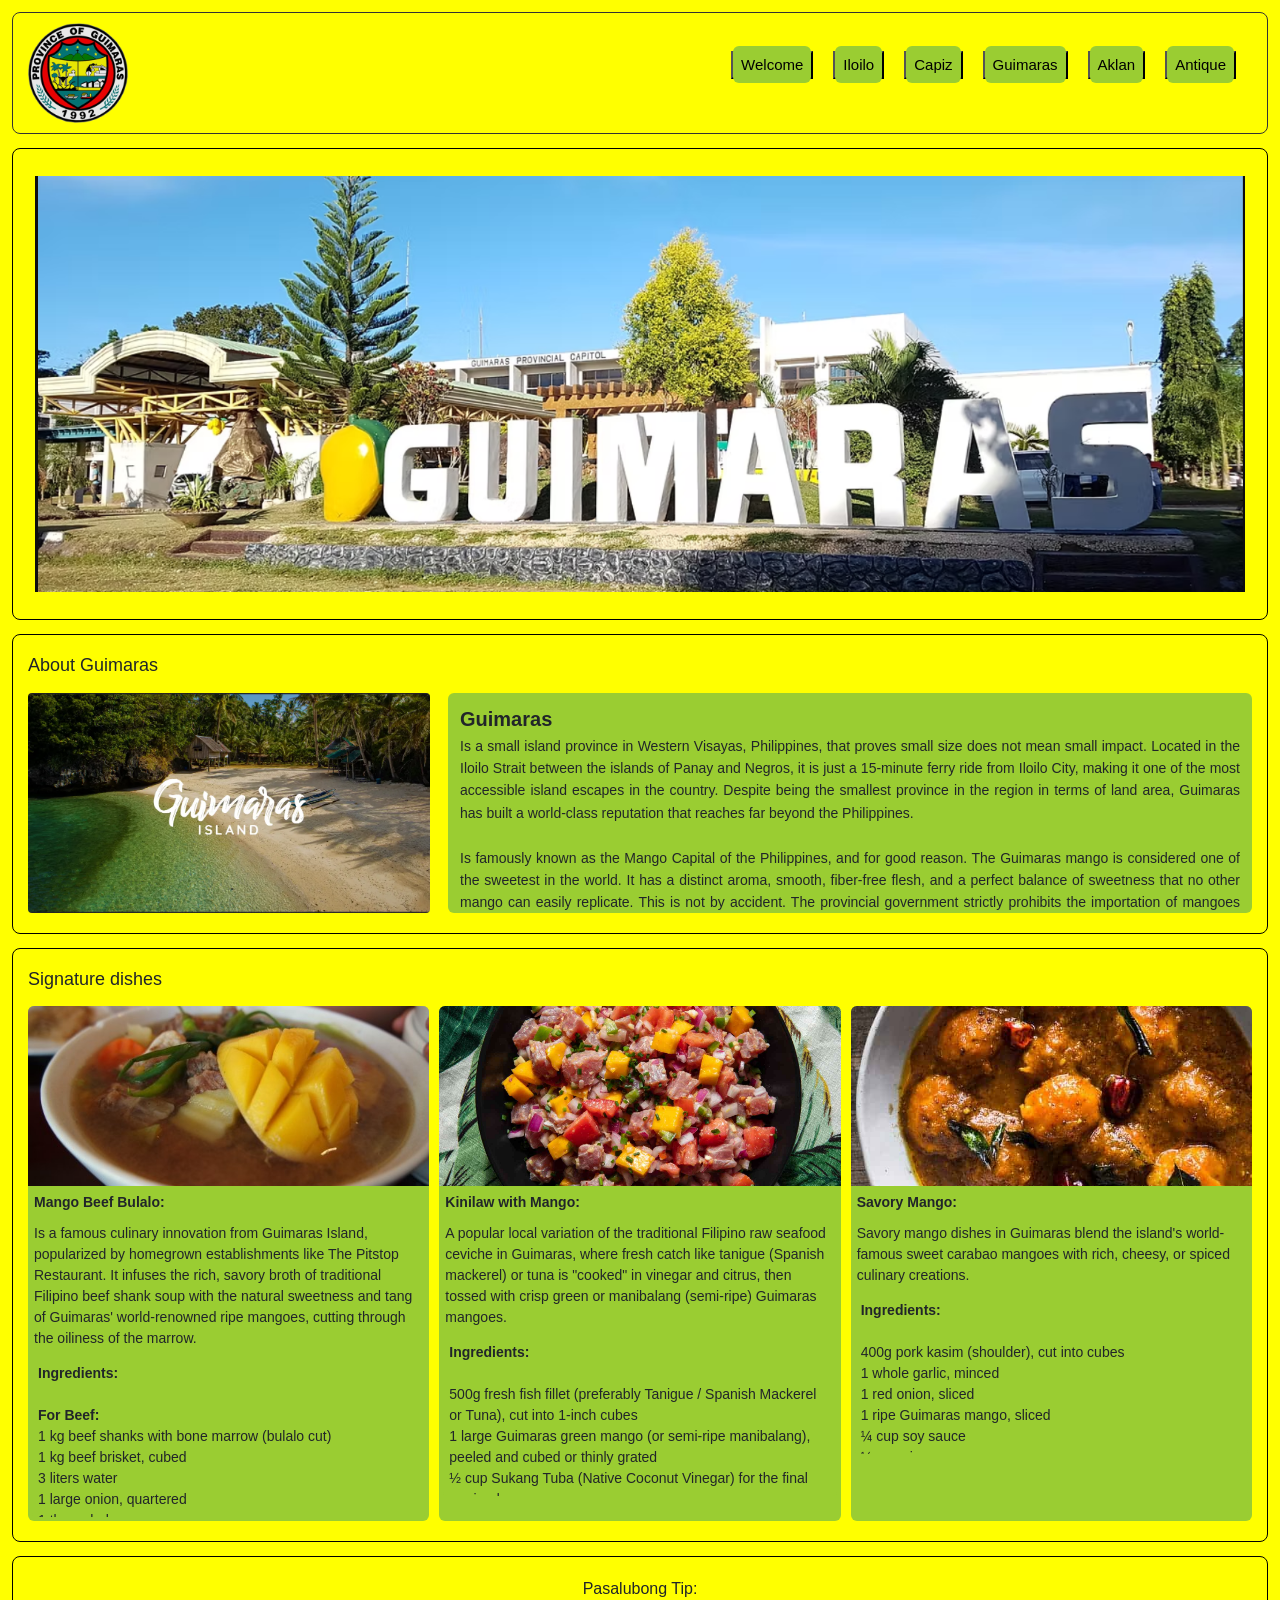
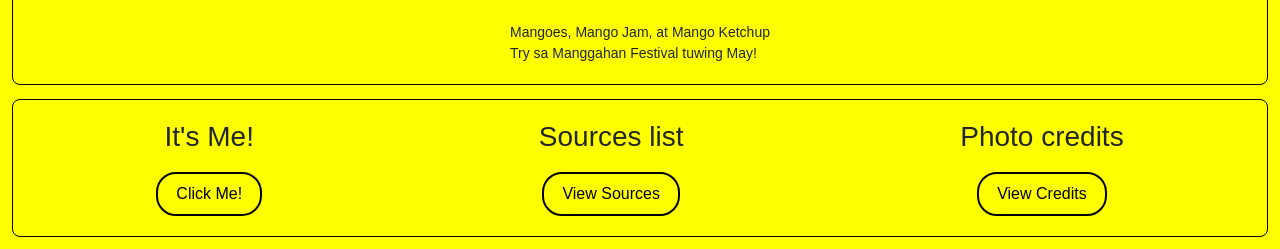
<file: Cuisine/guimaras.html>
<!DOCTYPE html>
<html lang="en">
<head>
  <meta charset="UTF-8">
  <meta name="viewport" content="width=device-width, initial-scale=1.0">
  <title>Guimaras | Western Visayas</title>
  <link href="https://cdn.jsdelivr.net/npm/bootstrap@5.3.3/dist/css/bootstrap.min.css" rel="stylesheet">
  <link rel="stylesheet" href="guimaras.css">
</head>
<body>
    
  
  <nav class="NB">
    <div class="logo"></div>
    <ul>
      <button><li><a href="index.html">Welcome</a></li></button>
      <button><li><a href="iloilo.html">Iloilo</a></li></button>
      <button><li><a href="capiz.html">Capiz</a></li></button>
      <button><li><a href="guimaras.html">Guimaras</a></li></button>
      <button><li><a href="aklan.html">Aklan</a></li></button>
      <button><li><a href="antique.html">Antique</a></li></button>
    </ul>
  </nav>

  <section class="P1">
    <div class="BB">
      <img id="banner-img" src="images/guimaras/guimaras.png" alt="Guimaras Banner">
    </div>
  </section>

  <section class="P2">
    <div class="PH1">
      <h1>About Guimaras</h1>
    </div>

    <div class="about-content">
      <div class="province-photo-box">
        <img id="about-img" src="images/guimaras/ll.webp" alt="Province photo">
      </div>

        <div class="about-text-scroll">
          <b>Guimaras</b>
           <br>
              Is a small island province in Western Visayas, Philippines, that proves small size does not mean small impact. 
              Located in the Iloilo Strait between the islands of Panay and Negros, it is just a 15-minute ferry ride from Iloilo City, making it one of the most accessible island escapes in the country.
              Despite being the smallest province in the region in terms of land area, Guimaras has built a world-class reputation that reaches far beyond the Philippines.
            <br>

            <br>
             Is famously known as the Mango Capital of the Philippines, and for good reason. 
             The Guimaras mango is considered one of the sweetest in the world.
             It has a distinct aroma, smooth, fiber-free flesh, and a perfect balance of sweetness that no other mango can easily replicate.
             This is not by accident. The provincial government strictly prohibits the importation of mangoes from other provinces to protect the island from mango pests like the pulp weevil and seed weevil. 
             Because of this strict quarantine, Guimaras mangoes are one of the few mango varieties that can be exported to countries with very strict agricultural standards, such as the United States and Australia.                  For Guimarasnons, the mango is not just a fruit, it is a source of pride and livelihood.
            <br>

            <br>
             Is more than just mangoes. The island is blessed with stunning natural beauty.
             Its coastline is dotted with white sand beaches and crystal-clear waters.
             Alubihod Beach in Nueva Valencia is one of the most popular, perfect for swimming and sunset watching.
             From there, tourists can go island-hopping to nearby islets like Ave Maria Islet, with its small chapel and powdery sandbar, and Turtle Island.
             Inland, there are caves to explore, hills to hike, and marine sanctuaries ideal for snorkeling and diving.
            <br><br>

          <b>The province is composed of five municipalities:</b>
            <br>
             Jordan, which serves as the capital, Buenavista, Nueva Valencia, San Lorenzo, and Sibunag. 
             Each town has its own character, but all share the island's peaceful, laid-back atmosphere. 
             Life in Guimaras moves slower compared to the busy cities nearby, which is exactly why many travelers love it.
            <br><br>

          <b>History:</b>
            <br>
             Is also preserved here. In Buenavista, you can find the Navalas Church, the oldest surviving church in Guimaras, built in 1880.
             Its stone structure and antique beauty tell stories of the Spanish colonial era.
             Another important landmark is the Trappist Monastery in Jordan, where monks produce famous mango products like dried mangoes, mango jam, and mango ketchup, which have become favorite pasalubong items.
            <br><br>

          <b>One of the most modern sights in Guimaras:</b>
           <br>
             Is the Guimaras Wind Farm in San Lorenzo. With 27 towering wind turbines standing along the hills facing the sea, it is the largest wind farm in the Visayas.
             It not only provides clean and renewable energy for the island but also offers a breathtaking view that has become a top tourist attraction.
             The combination of green hills, blue sea, and giant white turbines is truly unforgettable.
            <br><br>

          <b>The people pf Guimaras:</b>
           <br>
             Called Guimarasnons, are known for their warmth, simplicity, and strong sense of community. Their hospitality makes visitors feel immediately welcome. 
             Every May, the island comes alive with the Manggahan Festival, a colorful and joyful celebration of thanksgiving for the abundant mango harvest. 
             The streets are filled with street dancing, floats decorated with mangoes, cultural shows, and of course, all-you-can-eat mangoes.
            <br>

            <br>
             In a world of crowded tourist destinations, Guimaras offers something different: peace, sweetness, and authenticity.
             It is an island where you can relax on a quiet beach in the morning, taste the world's sweetest mango in the afternoon, and watch wind turbines spin against a golden sunset in the evening. 
             Small, sweet, and serene, Guimaras is proof that the best things really do come in small packages.
            <br>
        </div>
    </div>
  </section>

    <section class="P3">
        <div class="PH2">
            <h2>Signature dishes</h2>
        </div>
        <div class="DD">
            <div class="DDC">
                <img id="dish-img-1" src="images/guimaras/Mango Beef Bulalo.jpg" alt="Mango Beef Bulalo">
                <div class="line title-line small">Mango Beef Bulalo:</div>
            <div class="line title-line xsmall">Is a famous culinary innovation from Guimaras Island, popularized by homegrown establishments like The Pitstop Restaurant. It infuses the rich, savory broth of traditional Filipino beef shank soup with the natural sweetness and tang of Guimaras' world-renowned ripe mangoes, cutting through the oiliness of the marrow.</div>
            <div class="line scroll">
                <b>Ingredients:</b><br>
                <br>
                <b>For Beef:</b>
                <br>
                1 kg beef shanks with bone marrow (bulalo cut)<br>
                1 kg beef brisket, cubed<br>
                3 liters water<br>
                1 large onion, quartered<br>
                1 tbsp whole peppercorns<br>
                1 tbsp rock salt / patis to taste<br>
                <br>
                <b>For Mango & Veggies:</b><br>
                1 large semi-ripe Guimaras mango - hiwain, medyo maasim pa (huwag hinog na hinog)<br>
                1 ripe Guimaras mango - para sa tamis, pang balance<br>
                2 corn on the cob, cut into 3 parts<br>
                1 bundle pechay / bok choy<br>
                2 medium patatas, quartered<br>
                1 small cabbage, quartered<br>
                2 tanglad, bugbugin (optional pero mas bango)<br>
                3 cloves garlic, crushed<br>
                1 thumb ginger, sliced<br>
                <br>
                <b>Toppings/Sawsawan:</b><br>
                Patis, kalamansi, sili <br>
                <br>
                <b>Step-by-Step Cooking Process</b><br>
                <br>
                1. Blanch the Beef Shanks (Crucial for a Clear Broth) <br>

                Place the beef shanks in a large pot and fill it with enough cold water to fully cover the meat. <br>
                Bring it to a rolling boil over medium-high heat for about 10 minutes. You will see brown scum, blood, and impurities rise to the top. <br>
                Drain the water completely and rinse the beef shanks thoroughly under cold running water to clean off any remaining sediment. Wash the pot to ensure it's spotless. <br>
                <br>
                2. Slow Simmer the Meat <br>
                <br>
                Return the washed beef shanks back into the clean pot. <br>
                Pour in 8 to 10 cups of fresh cold water. <br>
                Add the quartered onion, crushed garlic, and whole black peppercorns. <br>
                Bring to a boil, then immediately reduce the heat to low. Cover the pot and let it simmer for 2 to 3 hours until the meat is fork-tender and melting off the bone. (Note: If using a pressure cooker, this will only take 40-45 minutes). <br>
                Periodically skim off any excess fat or light foam that floats to the surface to keep the soup clean. <br>
                <br>
                3. Infuse the Mango and Seasonings <br>
                <br>
                Pour in the fish sauce (patis) and add a pinch of salt to build the savory base. <br>
                Stir in the mango purée/mashed mango directly into the broth. The ripe mango dissolves smoothly into the hot soup, tinting the broth slightly yellow and infusing it with a unique, subtle fruity tang that cuts through the beef fat. <br>
                <br>
                4. Cook the Hearty Vegetables <br>
                <br>
                Add the sliced sweet corn chunks. Simmer for 10 to 12 minutes until the corn is tender. <br>
                Drop in the green beans and let them cook for 3 minutes. <br>
                <br>
                5. Add the Final Greens and Mango Cubes <br>
                <br>
                Turn off the heat or lower it to a bare minimum. <br>
                Add the cabbage or bok choy leaves, allowing the residual heat of the soup to wilt the greens while keeping them crisp (about 2 minutes). <br>
                Gently toss in the fresh ripe mango cubes right at the very end so they warm through but do not break apart or turn into mush. <br>
                <br>
                6. Serve Hot <br>
                <br>
                Ladle the rich, steaming broth into a wide serving bowl, making sure every portion gets a generous section of bone marrow, tender beef, vibrant vegetables, and sweet mango slices. <br>
                Serve immediately alongside hot steamed rice and a side dipping dish of fish sauce, squeezed calamansi, and crushed red chilis.
                <br>
            </div>
        </div>

        <div class="DDC">
            <img id="dish-img-2" src="images/guimaras/Kinilaw With Mango.jpg" alt="Kinilaw with Mango">
        <div class="line title-line small">Kinilaw with Mango:</div>
        <div class="line title-line xsmall">A popular local variation of the traditional Filipino raw seafood ceviche in Guimaras, where fresh catch like tanigue (Spanish mackerel) or tuna is "cooked" in vinegar and citrus, then tossed with crisp green or manibalang (semi-ripe) Guimaras mangoes.</div>
            <div class="line scroll">
                <b>Ingredients:</b><br>
                <br>
                500g fresh fish fillet (preferably Tanigue / Spanish Mackerel or Tuna), cut into 1-inch cubes<br>
                1 large Guimaras green mango (or semi-ripe manibalang), peeled and cubed or thinly grated<br>
                ½ cup Sukang Tuba (Native Coconut Vinegar) for the final marinade<br>
                ½ cup extra vinegar (solely for washing/purifying the fish)<br>
                1 medium red onion, finely chopped or thinly sliced<br>
                1 thumb-sized ginger, julienned into fine strips<br>
                3-4 pieces Siling Labuyo (bird's eye chili), chopped<br>
                2 tbsp Calamansi juice (optional, for citrus brightness)<br>
                3 tbsp Fresh Coconut Cream (Gata), optional Visayan style to balance the sharpness<br>
                ½ tsp salt and ¼ tsp ground black pepper to taste. <br>
                <br>
                <b>Step-by-Step Preparation Process</b><br>
                <br>
                1. The Vinegar Wash (Cleaning)<br>
                <br>
                Place your cubed fresh fish into a large glass or ceramic bowl. Pour over the ¾ cup of coconut vinegar. Gently toss the fish for exactly 2 minutes. You will see the surface of the fish slightly change color. Pour the fish into a fine-mesh strainer and drain the vinegar completely, pressing gently with the back of a spoon. Discard this vinegar. This initial wash removes any lingering fishy smell and cleans the meat. <br>
                <br>
                2. Prep the Aromatics <br>
                <br>
                In a separate, clean mixing bowl, toss together your sliced red onion, ginger, and chopped chilies. If you are using green mango, you can add it here as well. <br>
                <br>
                3. The Citrus and Vinegar Cure <br>
                <br>
                Add the washed fish cubes to the bowl of aromatics. Pour in your remaining ⅓ cup of clean coconut vinegar and the calamansi juice. Season generously with salt and black pepper. Mix well until every cube of fish is coated. <br>
                <br>
                4. Toss in the Guimaras Mango <br>
                <br>
                If using semi-ripe or sweet mangoes, fold the mango cubes gently into the mixture now. (Adding them at this stage prevents them from turning mushy while tossing). If you want an authentic Visayan twist, stir in the optional coconut cream at this stage to coat the fish in a velvety, milky sauce. <br>
                <br>
                5. Cold Cure and Serve <br>
                <br>
                Cover the bowl tightly with plastic wrap and place it in the refrigerator. Let it chill for 15 to 20 minutes. During this window, the acid will "cook" (denature) the fish proteins until the flesh turns beautiful opaque white. Avoid over-marinating past an hour, or the fish will lose its tender bounce and become chalky.
                <br>
            </div>
        </div>
        <div class="DDC">
            <img id="dish-img-3" src="images/guimaras/Savory Mango.jpg" alt="Savory Mango">
            <div class="line title-line small">Savory Mango:</div>
        <div class="line title-line xsmall">Savory mango dishes in Guimaras blend the island's world-famous sweet carabao mangoes with rich, cheesy, or spiced culinary creations.</div>
            <div class="line scroll">
                <b>Ingredients:</b><br>
                <br>
                400g pork kasim (shoulder), cut into cubes<br>
                1 whole garlic, minced<br>
                1 red onion, sliced <br>
                1 ripe Guimaras mango, sliced<br>
                ¼ cup soy sauce<br>
                ½ cup vinegar<br>
                Water or broth<br>
                Cooking oil, salt, and pepper to taste <br>
                <br>
                <b>Step-by-Step Process</b><br>
                <br>
                1. Sauté aromatics: <br>
                <br>
                Heat a little oil in a pan over medium heat. Sauté the minced garlic and chopped red onion until fragrant and soft. <br>
                <br>
                2. Brown the pork: <br>
                <br>
                Add the cubed pork kasim to the pan. Season with ground black pepper and a splash of soy sauce, then sauté until the pork turns light brown and renders its natural fats. <br>
                <br>
                3. Simmer with soy sauce: <br>
                <br>
                Pour in the soy sauce and a small amount of water or stock. Cover the pan and let it simmer until the pork kasim becomes tender. <br>
                <br>
                4. Add the vinegar: <br>
                <br>
                Pour in the vinegar. Do not stir immediately; let it boil uncovered for a few minutes to cook through and balance the acidity. <br>
                <br>
                5. Incorporate the mango: <br>
                <br>
                Toss in the fresh Guimaras mango slices. Simmer gently for another 3 to 5 minutes until the mango softens slightly and blends its sweet juices into the savory adobo sauce. <br>
                <br>
                6. Serve: <br>
                <br>
                Remove from heat and serve hot over a cup of steamed white rice.
                <br>
                
            </div>
        </div>
    
    </section>

    <section class="P4">
        <div class="TB">Pasalubong Tip:</div>
            <div class="PT">
                <br>
                    Mangoes, Mango Jam, at Mango Ketchup<br>
                    Try sa Manggahan Festival tuwing May!
                <br>
            </div>
    </section>

    <footer class="PH3">
        <div class="FG">
                <div class="FB">
                    <h3>It's Me!</h3>
                    <button class="footer-btn" data-target="team-modal">Click Me!</button>
                </div>
                <div class="FB">
                    <h3>Sources list</h3>
                    <button class="footer-btn" data-target="sources-modal">View Sources</button>
                </div>
                <div class="FB">
                    <h3>Photo credits</h3>
                    <button class="footer-btn" data-target="photo-modal">View Credits</button>
                </div>
        </div>
    </footer>

    <div id="footer-modal" class="modal">
    <div class="modal-box">
        <span class="close">&times;</span>
        <div id="modal-text"></div>
    </div>
    </div>

    <script>
    const modal = document.getElementById('footer-modal');
    const modalText = document.getElementById('modal-text');
    const closeBtn = document.querySelector('.close');

    const descriptions = {
        'team-modal': `
        <h2>My Name</h2>
        <p>Kier Jaspher Villaruel<br>Bachelor of Science in Information Technology<br>3rd Year Level</p>
        <br>
        <a href="https://github.com/kier-villaruel/Kier-Villaruel" target="_blank" class="modal-link">🌐 Visit My GitHub Profile</a>
        `,
        'sources-modal': `
        <h2>Sources List</h2>
        <p>
            <a href="https://en.wikipedia.org/wiki/Guimaras" target="_blank" class="source-link">Wikipedia - Guimaras</a><br>
            <a href="https://itsmorefuninthephilippines.com/guimaras/" target="_blank" class="source-link">DOT Western Visayas</a><br>
            <a href="https://guimaras.gov.ph/profile/" target="_blank" class="source-link">Guimaras Tourism Office</a>
        </p>
        <br>
        <a href="https://guimaras.gov.ph/" target="_blank" class="modal-link">Visit Official Site</a>
        `,
        'photo-modal': `
        <h2>Photo Credits</h2>
        <p>
            Banner:<a href="https://www.acegapuz.com/post/see-the-best-of-guimaras-in-one-day" target="_blank" class="source-link">Wikipedia - Guimaras</a><br>
            About:<a href="https://www.facebook.com/watch/?v=3800698183582694" target="_blank" class="source-link">Wikipedia - Guimaras</a><br>
            Dishes:<a href="https://www.tripadvisor.com/LocationPhotoDirectLink-g1602649-d7212017-i242102567-The_Pitstop_Restaurant-Jordan_Guimaras_Island_Visayas.html" target="_blank" class="source-link">Wikipedia - Guimaras</a><br>
                <a href="https://www.seriouseats.com/kinilaw-5193131" target="_blank" class="source-link">Wikipedia - Guimaras</a><br>
                <a href="https://myfoodstory.com/13-insanely-delicious-ways-to-eat-mangoes-in-savoury-dishes/" target="_blank" class="source-link">Wikipedia - Guimaras</a><br>
        </p>
        <br>
        <a href="https://www.google.com/search?q=picture+of+guimaras+food+and+places&sca_esv=a11e49e169b23f0a&udm=2&biw=1536&bih=674&sxsrf=APpeQnt5bsdnidLZVTW0J7xRZ1zoBmoU3A%3A1791701066437&ei=SjDLasqXGuu9juMPxOaD8Qw&ved=2ahUKEwjK5O7MrrGXAxXrnmMGHUTzIM4Q4dUDegQIBhAN&uact=5&oq=picture+of+guimaras+food+and+places&gs_lp=[base64]&sclient=gws-wiz-img" target="_blank" class="modal-link">📸 View More Photos</a>
        `
    };

    document.querySelectorAll('.footer-btn').forEach(btn => {
        btn.addEventListener('click', () => {
        const target = btn.dataset.target;
        modalText.innerHTML = descriptions[target];
        modal.style.display = 'flex';
        });
    });

    closeBtn.onclick = () => modal.style.display = 'none';
    window.addEventListener('click', (e) => {
        if (e.target === modal) modal.style.display = 'none';
    });
    </script>
</body>
</html>
</file>
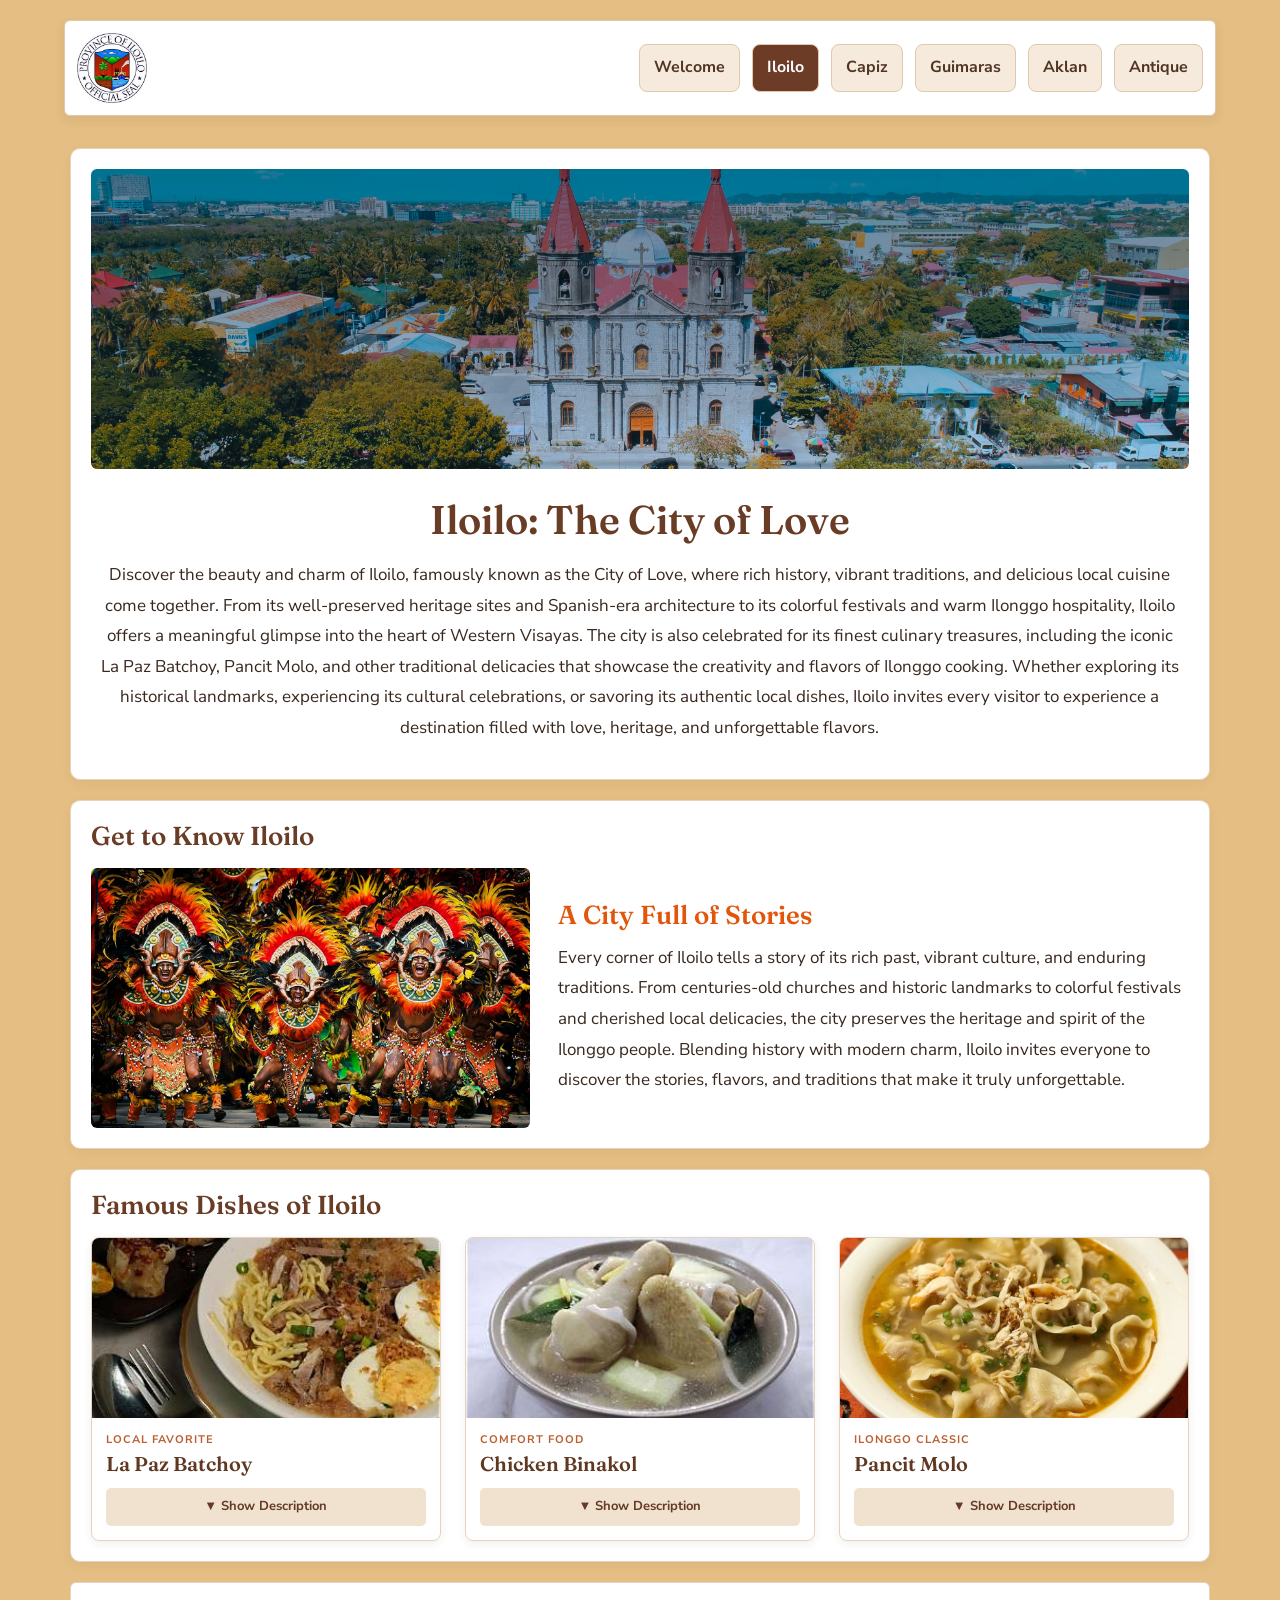
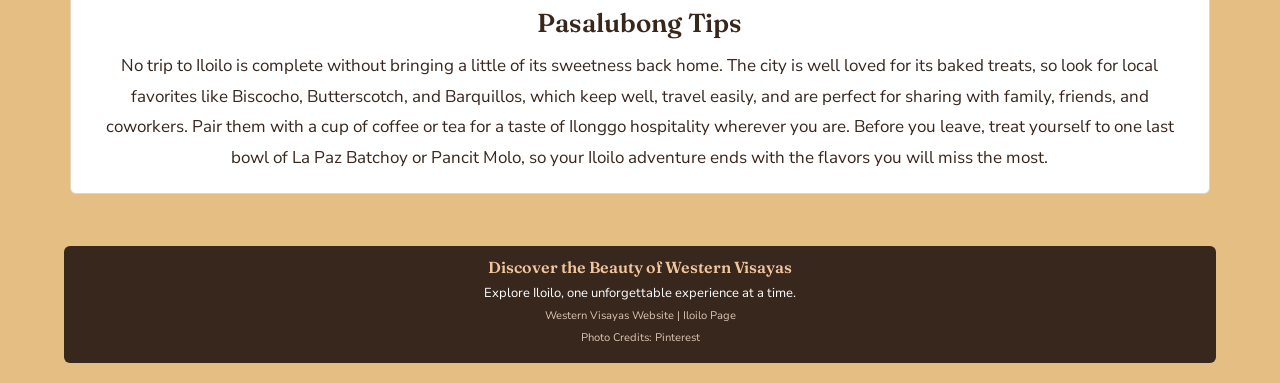
<file: Cuisine/iloilo.html>
<!DOCTYPE html>
<html lang="en">
<head>
    <meta charset="UTF-8">
    <meta name="viewport" content="width=device-width, initial-scale=1.0">
    <title>Iloilo | City of Love</title>

    <link href="https://cdn.jsdelivr.net/npm/bootstrap@5.3.3/dist/css/bootstrap.min.css" rel="stylesheet">

    <link rel="preconnect" href="https://fonts.googleapis.com">
    <link rel="preconnect" href="https://fonts.gstatic.com" crossorigin>
    <link href="https://fonts.googleapis.com/css2?family=Fraunces:wght@400;500;600;700&family=Nunito+Sans:wght@400;500;600;700&display=swap" rel="stylesheet">

    <link rel="stylesheet" href="iloilo.css">
</head>

<body>

    <!-- Header and Navigation -->
    <header>
        <img src="images/iloilo/ilo-logo.jpg" alt="Iloilo Logo" class="logo">

        <nav>
            <a href="index.html">Welcome</a>
            <a href="iloilo.html" class="active">Iloilo</a>
            <a href="capiz.html">Capiz</a>
            <a href="guimaras.html">Guimaras</a>
            <a href="aklan.html">Aklan</a>
            <a href="antique.html">Antique</a>
        </nav>
    </header>

    <main>

        <!-- Banner -->
        <section class="section">
            <div class="banner">
                <img src="images/iloilo/ill.jpg" alt="Beautiful Iloilo" class="banner-img">

                <div class="banner-text">
                    <h1>Iloilo: The City of Love</h1>
                    <p>
                        Discover the beauty and charm of Iloilo, famously known as the City of Love, where rich history, vibrant traditions, and delicious local cuisine come together. From its well-preserved heritage sites and Spanish-era architecture to its colorful festivals and warm Ilonggo hospitality, Iloilo offers a meaningful glimpse into the heart of Western Visayas. The city is also celebrated for its finest culinary treasures, including the iconic La Paz Batchoy, Pancit Molo, and other traditional delicacies that showcase the creativity and flavors of Ilonggo cooking. Whether exploring its historical landmarks, experiencing its cultural celebrations, or savoring its authentic local dishes, Iloilo invites every visitor to experience a destination filled with love, heritage, and unforgettable flavors.
                    </p>
                </div>
            </div>
        </section>

        <!-- About -->
        <section class="section">
            <h2>Get to Know Iloilo</h2>

            <div class="about">
                <img src="images/iloilo/banner.jpg" alt="Iloilo Festival">

                <div class="about-text">
                    <h3>A City Full of Stories</h3>
                    <p>
                        Every corner of Iloilo tells a story of its rich past, vibrant culture, and enduring traditions. From centuries-old churches and historic landmarks to colorful festivals and cherished local delicacies, the city preserves the heritage and spirit of the Ilonggo people. Blending history with modern charm, Iloilo invites everyone to discover the stories, flavors, and traditions that make it truly unforgettable.
                    </p>
                </div>
            </div>
        </section>

        <!-- Dishes -->
        <section class="section">
            <h2>Famous Dishes of Iloilo</h2>

            <div class="row g-4 align-items-start">

                <div class="col-12 col-sm-6 col-lg-4">
                    <div class="dish-card">
                        <img src="images/iloilo/la-paz-batchoy.jpg" alt="A bowl of La Paz Batchoy">

                        <div class="card-content">
                            <p class="food-label">LOCAL FAVORITE</p>
                            <h3>La Paz Batchoy</h3>

                            <button class="btn desc-btn" type="button" onclick="toggleDescription(this)">
                                ▼ Show Description
                            </button>

                            <div class="description">
                                <p>
                                    Taste the heart of Iloilo in every bowl!
                                    La Paz Batchoy is a famous noodle soup
                                    filled with pork, liver, and flavorful broth,
                                    topped with crispy garlic, spring onions,
                                    and crushed chicharon. One spoonful and
                                    you'll understand why locals love it!
                                </p>
                            </div>
                        </div>
                    </div>
                </div>

                <div class="col-12 col-sm-6 col-lg-4">
                    <div class="dish-card">
                        <img src="images/iloilo/chicken-binakol.jpg" alt="Traditional Chicken Binakol soup">

                        <div class="card-content">
                            <p class="food-label">COMFORT FOOD</p>
                            <h3>Chicken Binakol</h3>

                            <button class="btn desc-btn" type="button" onclick="toggleDescription(this)">
                                ▼ Show Description
                            </button>

                            <div class="description">
                                <p>
                                    Enjoy a warm bowl of Chicken Binakol!
                                    This comforting Filipino soup combines
                                    tender chicken, coconut water, young
                                    coconut meat, and vegetables for a
                                    delicious tropical flavor. Every spoonful
                                    brings warmth and a taste of home.
                                </p>
                            </div>
                        </div>
                    </div>
                </div>

                <div class="col-12 col-sm-6 col-lg-4">
                    <div class="dish-card">
                        <img src="images/iloilo/pancit-molo.jpg" alt="A bowl of Pancit Molo dumpling soup">

                        <div class="card-content">
                            <p class="food-label">ILONGGO CLASSIC</p>
                            <h3>Pancit Molo</h3>

                            <button class="btn desc-btn" type="button" onclick="toggleDescription(this)">
                                ▼ Show Description
                            </button>

                            <div class="description">
                                <p>
                                    Small dumplings, big flavor! Pancit Molo
                                    is a beloved Iloilo specialty featuring
                                    savory meat-filled dumplings in a warm,
                                    flavorful broth. It's the perfect comfort
                                    food for anyone craving something
                                    delicious and satisfying.
                                </p>
                            </div>
                        </div>
                    </div>
                </div>

            </div>
        </section>

        <!-- Pasalubong Tips -->
        <div class="tip">
            <h2>Pasalubong Tips</h2>

            <p>
                No trip to Iloilo is complete without bringing a little of its sweetness back home. The city is well loved for its baked treats, so look for local favorites like Biscocho, Butterscotch, and Barquillos, which keep well, travel easily, and are perfect for sharing with family, friends, and coworkers. Pair them with a cup of coffee or tea for a taste of Ilonggo hospitality wherever you are. Before you leave, treat yourself to one last bowl of La Paz Batchoy or Pancit Molo, so your Iloilo adventure ends with the flavors you will miss the most.
            </p>
        </div>

    </main>

    <!-- Footer -->
    <footer>
        <h3>Discover the Beauty of Western Visayas</h3>
        <p>Explore Iloilo, one unforgettable experience at a time.</p>
        <p class="credits">Western Visayas Website | Iloilo Page</p>
        <p class="credits">Photo Credits: Pinterest</p>
    </footer>

    <script>
        function toggleDescription(button) {
            let description = button.nextElementSibling;

            description.classList.toggle("show");

            if (description.classList.contains("show")) {
                button.innerHTML = "▲ Hide Description";
            } else {
                button.innerHTML = "▼ Show Description";
            }
        }
    </script>

    <script src="https://cdn.jsdelivr.net/npm/bootstrap@5.3.3/dist/js/bootstrap.bundle.min.js"></script>

</body>
</html>
</file>
<file: Cuisine/style.css>
/* GENERAL SETTINGS */
body {
    margin: 0;
    font-family: 'Poppins', sans-serif;
    background-color: #f5f0e5;
    color: #ffffff;
}

img {
    max-width: 100%;
    height: auto;
}

/* WELCOME PAGE */
.screen {
    min-height: 100vh;
    width: 100%;
    position: relative;
    display: flex;
    align-items: center;
    justify-content: center;
    padding: 50px 25px;
}

.welcome-screen {
    background:
        linear-gradient(rgba(24, 22, 15, 0.48), rgba(187, 173, 120, 0.7)),
        url("images/welcome/welcome.jpg") center center / cover no-repeat;
}

/* DECORATIVE BORDER */
.screen::before {
    content: "";
    position: absolute;
    top: 18px;
    left: 18px;
    right: 18px;
    bottom: 18px;
    border: 1px solid #e7c780;
    pointer-events: none;
}

.content {
    position: relative;
    width: 100%;
    max-width: 1200px;
}

.eyebrow {
    font-size: 15px;
    font-weight: 500;
    letter-spacing: 5px;
    color: #bfae88;
    margin-bottom: 22px;
}

.main-title {
    font-family: 'DM Serif Display', serif;
    font-size: 88px;
    line-height: 1.1;
    letter-spacing: 2px;
    margin-bottom: 20px;
}

.tagline {
    color: #393835;
    font-family: 'DM Serif Display', serif;
    font-size: 30px;
}

.gold-line {
    width: 100px;
    height: 3px;
    background-color: #d7b66e;
    margin: 28px auto;
}

/* CIRCLE ARROW BUTTONS */
.arrow-btn,
.back-arrow {
    width: 78px;
    height: 78px;
    border: 2px solid #e6c77f;
    border-radius: 50%;
    background-color: rgba(255, 255, 255, 0.04);
    color: #ffffff;
    font-size: 38px;
    cursor: pointer;
    transition: 0.35s;
}

.arrow-btn:hover,
.back-arrow:hover {
    background-color: #d7b66e;
    color: #302719;
    transform: scale(1.1);
}

/* PROVINCE PAGE */
.province-screen {
    display: none;
    position: relative;
    min-height: 100vh;
    width: 100%;
    padding: 50px 25px;
    align-items: center;
    justify-content: center;
    background:
        linear-gradient(rgba(255, 255, 255, 0.15), rgba(255, 255, 255, 0.15)),
        url("images/welcome/welcome2.jpg") center / cover no-repeat;
    color: #292929;
}

.province-screen::before {
    content: "";
    position: absolute;
    top: 15px;
    left: 15px;
    right: 15px;
    bottom: 15px;
    border: 1px solid #999999;
    pointer-events: none;
}

.province-content {
    width: 100%;
    max-width: 1050px;
    position: relative;
    text-align: center;
}

.province-title {
    font-family: 'DM Serif Display', serif;
    font-size: 75px;
    font-weight: bold;
    margin-bottom: 20px;
}

.province-tagline {
    font-family: 'DM Serif Display', serif;
    font-size: 30px;
    color: #544d4d;
}

.choose-title {
    font-family: 'DM Serif Display', serif;
    font-size: 30px;
    font-weight: bold;
    margin-top: 25px;
    margin-bottom: 25px;
}

.province-list {
    display: grid;
    grid-template-columns: repeat(5, 1fr);
    gap: 15px;
    width: 100%;
}

.province-item {
    text-align: center;
}

.province-circle {
    display: flex;
    align-items: center;
    justify-content: center;
    width: 140px;
    height: 140px;
    margin: 0 auto 8px;
    border: 3px solid #ffffff;
    border-radius: 50%;
    transition: 0.3s;
}

.province-circle:hover {
    border-color: #d7b66e;
    transform: translateY(-5px) scale(1.05);
    box-shadow: 0 8px 18px rgba(0, 0, 0, 0.25);
}

/* One photo per province with a dark layer on top */
.iloilo   { background: linear-gradient(rgba(0,0,0,0.35), rgba(0,0,0,0.35)), url("images/welcome/Iloilo.jpg") center / cover no-repeat; }
.capiz    { background: linear-gradient(rgba(0,0,0,0.35), rgba(0,0,0,0.35)), url("images/welcome/Capiz.jpg") center / cover no-repeat; }
.guimaras { background: linear-gradient(rgba(0,0,0,0.35), rgba(0,0,0,0.35)), url("images/welcome/Guimaras.jpg") center / cover no-repeat; }
.aklan    { background: linear-gradient(rgba(0,0,0,0.35), rgba(0,0,0,0.35)), url("images/welcome/Aklan.jpg") center / cover no-repeat; }
.antique  { background: linear-gradient(rgba(0,0,0,0.35), rgba(0,0,0,0.35)), url("images/welcome/Antique.jpg") center / cover no-repeat; }

.back-arrow-container {
    margin-top: 65px;
    text-align: center;
}

/* TABLET */
@media (max-width: 992px) {
    .main-title {
        font-size: 56px;
    }

    .province-title {
        font-size: 48px;
    }
}

/* MOBILE */
@media (max-width: 600px) {
    .main-title {
        font-size: 40px;
    }

    .tagline {
        font-size: 18px;
    }

    .province-screen {
        padding: 65px 25px;
    }

    .province-title {
        font-size: 28px;
    }

    .province-tagline,
    .choose-title {
        font-size: 20px;
    }

    .province-list {
        display: grid;
        grid-template-columns: repeat(3, 1fr);
        gap: 25px 10px;
    }

    .province-circle {
        width: 75px;
        height: 75px;
    }
}
</file>
<file: Cuisine/aklan.css>
* {
    box-sizing: border-box;
}

body {
    margin: 0;
    font-family: "Nunito Sans", sans-serif;
    color: #20343a;
    line-height: 1.7;
    background-color: #dbd7df;
    background-image: url("images/aklan/bora.jpg");
    background-size: cover;
    background-position: center;
    background-attachment: fixed;
    background-repeat: no-repeat;
}

img {
    display: block;
    max-width: 100%;
    height: auto;
}

a {
    color: inherit;
    text-decoration: none;
}

.page {
    max-width: 1500px;
    margin: 0 auto;
    padding: 20px 32px 32px;
}

.site-nav,
.section,
.tip,
.footer {
    border: 1px solid rgba(255, 255, 255, 0.85);
    border-radius: 16px;
    box-shadow: 0 6px 24px rgba(20, 50, 60, 0.10);
}

.site-nav,
.section,
.footer {
    background: rgba(255, 255, 255, 0.65);
    backdrop-filter: blur(6px);
}

.site-nav {
    display: flex;
    align-items: center;
    justify-content: space-between;
    gap: 24px;
    margin-bottom: 14px;
    padding: 12px 24px;
}

.logo {
    flex-shrink: 0;
    width: 66px;
    height: 66px;
}

.logo img {
    width: 100%;
    height: 100%;
    object-fit: contain;
}

.nav-links {
    display: flex;
    flex-wrap: wrap;
    align-items: center;
    justify-content: flex-end;
    gap: 8px;
}

.nav-links a {
    padding: 9px 14px;
    border-radius: 24px;
    font-size: 14px;
    font-weight: 700;
    transition: background-color 0.25s ease, color 0.25s ease;
}

.nav-links a:hover {
    background: #e0e8df;
    color: #234f43;
}

.nav-links a.active {
    background: #244f43;
    color: #ffffff;
}

.hero {
    position: relative;
    display: flex;
    align-items: center;
    min-height: 450px;
    margin-bottom: 14px;
    overflow: hidden;
    border-radius: 16px;
    background: #365e56;
    box-shadow: 0 6px 24px rgba(20, 50, 60, 0.10);
}

.hero img {
    position: absolute;
    top: 0;
    left: 0;
    width: 100%;
    height: 100%;
    object-fit: cover;
    object-position: center 55%;
}

.hero::after {
    content: "";
    position: absolute;
    top: 0;
    left: 0;
    right: 0;
    bottom: 0;
    z-index: 1;
    background: linear-gradient(90deg, rgba(15, 37, 34, 0.78) 0%, rgba(15, 37, 34, 0.40) 55%, rgba(15, 37, 34, 0.08) 100%);
}

.hero-content {
    position: relative;
    z-index: 2;
    max-width: 700px;
    padding: 60px;
    color: #ffffff;
}

.hero-content p {
    margin-bottom: 12px;
    font-size: 12px;
    font-weight: 800;
    letter-spacing: 3px;
}

.hero-content h1 {
    margin-bottom: 14px;
    font-family: "Fraunces", serif;
    font-size: 64px;
    font-weight: 600;
    line-height: 1.1;
}

.hero-content span {
    font-size: 18px;
}

.section {
    margin-bottom: 14px;
    padding: 32px 28px;
}

.section-title {
    margin-bottom: 28px;
}

.section-title p {
    margin-bottom: 12px;
    color: #5b4f82;
    font-size: 12px;
    font-weight: 800;
    letter-spacing: 3px;
}

.section-title h2 {
    margin-bottom: 10px;
    font-family: "Fraunces", serif;
    font-size: 40px;
    font-weight: 600;
    line-height: 1.2;
}

.section-title span {
    display: block;
    color: #6b7776;
    font-size: 15px;
}

.about-text p {
    margin-bottom: 20px;
    color: #536260;
    font-size: 16px;
    line-height: 1.9;
}

.about-highlight {
    display: flex;
    flex-wrap: wrap;
    align-items: center;
    gap: 8px;
    margin-top: 26px;
    padding: 16px 20px;
    border-left: 4px solid #628b70;
    border-radius: 0 10px 10px 0;
    background: #e7ede4;
    font-size: 14px;
}

.about-highlight strong {
    color: #244f43;
}

.province-photo {
    position: relative;
    height: 100%;
    min-height: 300px;
    overflow: hidden;
    border-radius: 16px;
    background: #e0e8df;
}

.province-photo img {
    position: absolute;
    top: 0;
    left: 0;
    width: 100%;
    height: 100%;
    object-fit: cover;
    transition: transform 0.5s ease;
}

.province-photo:hover img {
    transform: scale(1.04);
}

.dish-slider {
    display: flex;
    align-items: flex-start;
    gap: 24px;
    overflow-x: auto;
    padding: 4px 0 22px;
}

.dish-card {
    flex: 0 0 300px;
    overflow: hidden;
    border: 1px solid #e8e7df;
    border-radius: 18px;
    background: #ffffff;
    box-shadow: 0 5px 18px rgba(32, 52, 58, 0.05);
    transition: box-shadow 0.25s ease;
}

.dish-card:hover {
    box-shadow: 0 12px 28px rgba(32, 52, 58, 0.12);
}

.dish-image {
    height: 210px;
    overflow: hidden;
    background: #e7e9e1;
}

.dish-image img {
    width: 100%;
    height: 100%;
    object-fit: cover;
    transition: transform 0.4s ease;
}

.dish-card:hover .dish-image img {
    transform: scale(1.04);
}

.dish-content {
    padding: 22px;
}

.dish-content h3 {
    margin-bottom: 12px;
    color: #244f43;
    font-family: "Fraunces", serif;
    font-size: 23px;
    font-weight: 600;
    line-height: 1.3;
}

.dish-summary {
    margin-bottom: 0;
    color: #66716f;
    font-size: 14px;
    line-height: 1.8;
}

.desc-btn {
    display: block;
    width: 100%;
    margin-top: 12px;
    padding: 13px 14px;
    border: 1px solid #dfe6dc;
    border-radius: 10px;
    background: #f8f8f3;
    color: #32244f;
    font-size: 14px;
    font-weight: 700;
    text-align: left;
    cursor: pointer;
    transition: background-color 0.2s ease;
}

.desc-btn:hover {
    background: #e7ede4;
    color: #593e9c;
}

.dish-info {
    display: none;
    padding: 14px 4px 4px;
    color: #596663;
    font-size: 13px;
    line-height: 1.8;
}

.dish-info.show {
    display: block;
}

.dish-info p {
    margin-bottom: 0;
}

.dish-info h4 {
    margin: 4px 0 10px;
    color: #244f43;
    font-family: "Fraunces", serif;
    font-size: 17px;
}

.dish-info ul,
.dish-info ol {
    margin: 0 0 22px;
    padding-left: 22px;
}

.dish-info li {
    margin-bottom: 8px;
}

.dish-info li:last-child {
    margin-bottom: 0;
}

.recipe-warning {
    padding: 12px;
    margin-top: 12px;
    border-left: 3px solid #b88a43;
    border-radius: 0 6px 6px 0;
    background: #f1ebdd;
    color: #6a5635;
    font-size: 12px;
    line-height: 1.8;
}

.tip {
    display: flex;
    align-items: center;
    justify-content: space-between;
    gap: 32px;
    margin: 0 0 14px;
    padding: 36px 40px;
    background: #2c1e49;
    color: #ffffff;
}

.tip-text {
    max-width: 560px;
}

.tip-text p {
    margin-bottom: 12px;
    color: #c6dfbd;
    font-size: 12px;
    font-weight: 800;
    letter-spacing: 3px;
}

.tip h2 {
    margin: 0;
    font-family: "Fraunces", serif;
    font-size: 32px;
    font-weight: 600;
    line-height: 1.2;
}

.tip span {
    max-width: 380px;
    color: #e1ebe4;
    font-size: 15px;
    line-height: 1.8;
}

.footer {
    padding: 36px 28px 22px;
}

.footer-title {
    margin-bottom: 30px;
    text-align: center;
}

.footer-title p {
    margin-bottom: 12px;
    color: #8a76a6;
    font-size: 12px;
    font-weight: 800;
    letter-spacing: 2px;
}

.footer-title h2 {
    margin: 0;
    font-family: "Fraunces", serif;
    font-size: 34px;
    font-weight: 600;
    line-height: 1.2;
}

.footer-box {
    height: 100%;
    padding: 24px;
    border-radius: 14px;
    background: #ebece4;
}

.footer-box h3 {
    margin-bottom: 12px;
    color: #34244f;
    font-family: "Fraunces", serif;
    font-size: 21px;
}

.footer-box p {
    margin: 0;
    color: #596663;
    font-size: 13px;
    line-height: 2;
}

.copyright {
    margin: 34px 0 0;
    padding-top: 20px;
    border-top: 1px solid #dedfd6;
    color: #77817b;
    font-size: 12px;
    text-align: center;
}

.disclaimer {
    margin: 8px 0 0;
    color: #77817b;
    font-size: 11px;
    text-align: center;
}

@media (max-width: 600px) {
    .page {
        padding: 16px 22px 24px;
    }

    .site-nav {
        flex-wrap: wrap;
        gap: 16px;
        padding: 12px 20px;
    }

    .nav-links {
        flex: 1;
        gap: 4px;
    }

    .nav-links a {
        padding: 8px 10px;
        font-size: 13px;
    }

    .hero {
        min-height: 390px;
    }

    .hero-content {
        padding: 42px;
    }

    .hero-content h1 {
        font-size: 52px;
    }

    .section {
        padding: 28px 22px;
    }

    .dish-card {
        flex-basis: 270px;
    }

    .tip {
        flex-direction: column;
        align-items: flex-start;
        gap: 16px;
        padding: 32px;
    }
}

@media (max-width: 900px) {
    .page {
        padding: 12px 10px 20px;
    }

    .site-nav {
        flex-direction: column;
        align-items: center;
        gap: 14px;
        padding: 16px 12px 18px;
    }

    .logo {
        width: 56px;
        height: 56px;
    }

    .nav-links {
        flex: none;
        width: 100%;
        justify-content: center;
        gap: 5px;
    }

    .nav-links a {
        padding: 7px 10px;
        font-size: 12px;
    }

    .hero {
        min-height: 340px;
        border-radius: 14px;
    }

    .hero-content {
        padding: 28px 22px;
    }

    .hero-content p {
        font-size: 10px;
        letter-spacing: 2px;
    }

    .hero-content h1 {
        font-size: 40px;
    }

    .hero-content span {
        font-size: 15px;
    }

    .section {
        padding: 22px 16px;
        border-radius: 14px;
    }

    .section-title {
        margin-bottom: 22px;
    }

    .section-title h2 {
        font-size: 30px;
    }

    .about-text p {
        font-size: 15px;
    }

    .province-photo {
        height: 240px;
    }

    .dish-card {
        flex-basis: 85%;
    }

    .dish-content {
        padding: 18px;
    }

    .dish-content h3 {
        font-size: 21px;
    }

    .tip {
        padding: 26px 22px;
        border-radius: 14px;
    }

    .tip h2 {
        font-size: 26px;
    }

    .tip span {
        font-size: 14px;
    }

    .footer {
        padding: 26px 16px 18px;
        border-radius: 14px;
    }

    .footer-title h2 {
        font-size: 29px;
    }

    .footer-title p {
        font-size: 10px;
        letter-spacing: 1.5px;
    }

    .footer-box {
        padding: 20px;
    }

    .copyright {
        font-size: 11px;
        line-height: 1.8;
    }

    .disclaimer {
        font-size: 10px;
        line-height: 1.6;
        color: #838684;
    }
}
</file>
<file: Cuisine/antique.css>
body {
    margin: 0;
    background: #f8f5ed;
    color: #51483e;
    font-family: 'DM Sans', sans-serif;
}

.container {
    max-width: 2200px;
}

img {
    max-width: 100%;
    height: auto;
}

/* Navigation or first card */
.navbar-custom {
    background: #ffffff;
    border: 1px solid #e8dfd1;
    border-radius: 18px;
    padding: 12px 22px;
    margin: 20px auto 30px;
}

.logo-box {
    width: auto;
    height: auto;
    display: flex;
    align-items: center;
    justify-content: center;
}

.province-logo {
    width: 120px;
    height: 120px;
    object-fit: contain;
    transition: transform 0.3s;
}

.province-logo:hover {
    transform: scale(1.08);
}

.navbar-custom .nav-link {
    color: #51483e;
    font-size: 17px;
    font-weight: 600;
    padding: 14px 20px;
    transition: color 0.3s;
}

.navbar-custom .nav-link:hover {
    color: #bd9458;
}

.navbar-custom .nav-link.active {
    color: #bd9458;
    border-bottom: 2px solid #bd9458;
}

/* Banner or 2nd card */
.hero {
    min-height: 700px;
    border-radius: 24px;
    display: flex;
    align-items: center;
    margin-bottom: 28px;
    background:
        linear-gradient(rgba(35, 27, 19, 0.6), rgba(35, 27, 19, 0.3)),
        url('images/antique/b2.png') center / cover no-repeat;
}

.hero-content {
    padding: 55px;
    max-width: 680px;
    color: white;
}

.eyebrow {
    text-transform: uppercase;
    letter-spacing: 4px;
    font-size: 12px;
    font-weight: 700;
    color: #f1d7a8;
}

.hero h1 {
    font-family: 'Playfair Display', serif;
    font-size: 70px;
    font-weight: 700;
    margin-top: 10px;
    margin-bottom: 25px;
}

.hero-description {
    max-width: 500px;
    line-height: 1.8;
    margin-top: 0;
    margin-bottom: 30px;
}

.btn-explore {
    background: #d8b77d;
    color: #332519;
    border-radius: 30px;
    padding: 12px 25px;
    font-weight: 700;
    transition: 0.3s;
    margin-top: 10px;
}

.btn-explore:hover {
    background: white;
    color: #38291e;
    transform: translateY(-3px);
}

/* About Antique or 3rd card */
.content-card {
    background: #ffffff;
    border: 1px solid #e8dfd1;
    border-radius: 20px;
    padding: 28px;
    margin-bottom: 28px;
}

#about {
    padding-top: 30px;
    padding-bottom: 50px;
}

#dishes {
    padding-top: 50px;
    padding-bottom: 60px;
}

.section-title {
    font-family: 'Playfair Display', serif;
    color: #38291e;
    font-size: 36px;
    font-weight: 700;
}

.section-description {
    line-height: 1.9;
    color: #81786d;
    font-size: 16px;
}

.section-intro {
    max-width: 620px;
}

.about-image {
    width: 100%;
    height: 350px;
    object-fit: cover;
    border-radius: 15px;
}

/* foodie */
.food-card {
    border: 1px solid #eee5d8;
    border-radius: 17px;
    overflow: hidden;
    background: white;
    height: 100%;
    transition: 0.3s;
}

.food-card:hover {
    transform: translateY(-7px);
    box-shadow: 0 10px 20px rgba(0, 0, 0, 0.12);
}

.carousel-inner {
    padding: 10px 0;
}

#dishCarousel {
    padding: 0 60px;
}

.carousel-control-prev,
.carousel-control-next {
    width: 50px;
    opacity: 1;
}

.dish-arrow {
    font-size: 60px;
    color: #bd9458;
    line-height: 1;
    transition: color 0.3s;
}

.carousel-control-prev:hover .dish-arrow,
.carousel-control-next:hover .dish-arrow {
    color: #60452f;
}



.food-image {
    width: 100%;
    height: 190px;
    object-fit: cover;
}

.food-info {
    padding: 30px 20px;
}

.food-info h5 {
    font-family: 'Playfair Display', serif;
    font-size: 21px;
    color: #38291e;
    font-weight: 700;
}

.food-info p {
    font-size: 15px;
    color: #81786d;
    line-height: 1.7;
    margin-bottom: 0;
}

/* 4th card */
.tip-card-wrap {
    container-type: inline-size;
}

.tip-card {
    background: #6f5239;
    color: white;
    border-radius: 20px;
    padding: 45px 28px;
    min-height: 200px;
    display: flex;
    align-items: center;
    justify-content: space-between;
    gap: 20px;
    margin-bottom: 28px;
}

.tip-card h3 {
    font-family: 'Playfair Display', serif;
    font-weight: 700;
    font-size: 32px;
}

.tip-card p {
    margin-bottom: 0;
    line-height: 1.8;
    font-size: 17px;
}

.tip-icon .material-symbols-outlined {
    font-size: 80px;
}


@container (max-width: 500px) {
    .tip-card {
        flex-direction: column;
        align-items: flex-start;
    }
}

/* Credits or last card */
.credits-box {
    background: #ffffff;
    border: 1px solid #e8dfd1;
    border-radius: 20px;
    padding: 45px 30px;
    margin-bottom: 20px;
}

.credits-box h5 {
    font-family: 'Playfair Display', serif;
    font-weight: 700;
    font-size: 24px;
    color: #38291e;
}

.credits-box h6 {
    font-weight: 700;
    font-size: 16px;
    color: #60452f;
}

.credits-box p,
.credits-box a {
    color: #81786d;
    font-size: 15px;
    line-height: 1.8;
    text-decoration: none;
}

.credits-box a:hover {
    color: #bd9458;
}

.copyright {
    border-top: 1px solid #eee5d8;
    padding-top: 18px;
    margin-top: 20px;
    text-align: center;
    color: #81786d;
    font-size: 14px;
}

/* for mobile devices */
@media (max-width: 767px) {
    .navbar-custom {
        padding: 12px;
        margin-top: 12px;
    }

    .navbar-custom .nav-link {
        padding: 8px 10px;
        font-size: 12px;
    }
    
    .province-logo {
        width: 80px;
        height: 80px;
    }

    .hero {
        min-height: 450px;
    }

    .hero h1 {
        font-size: 42px;
    }

    .hero-content {
        padding: 28px;
    }

    .section-title {
        font-size: 27px;
    }

    .content-card {
        padding: 20px;
    }

    .about-image {
        height: 230px;
    }

    .food-image {
        height: 190px;
    }

        #dishCarousel {
        padding: 0 35px;
    }

    .carousel-control-prev,
    .carousel-control-next {
        width: 35px;
    }

    .dish-arrow {
        font-size: 44px;
    }

    .tip-card {
        padding: 23px;
    }

    .tip-icon .material-symbols-outlined {
        font-size: 40px;
    }
}
</file>
<file: Cuisine/capiz.css>
* {
    box-sizing: border-box;
}

body {
    margin: 0;
    font-family: 'Nunito Sans', sans-serif;
    color: #20343a;
    background-image: linear-gradient(rgba(255, 255, 255, 0.18), rgba(255, 255, 255, 0.18)), url("images/capiz/capiz-background.jpg");
    background-size: cover;
    background-position: center;
    background-attachment: fixed;
    background-repeat: no-repeat;
}

/* FLEXIBLE MEDIA */
img {
    max-width: 100%;
    height: auto;
}

.page {
    width: 100%;
    max-width: 1150px;
    margin: 25px auto;
}

/* ---------- Navigation ---------- */
.site-nav {
    display: flex;
    align-items: center;
    justify-content: space-between;
    gap: 20px;
    padding: 8px 18px;
    margin-bottom: 15px;
    border: 1px solid rgba(35, 90, 105, 0.25);
    border-radius: 12px;
    background: rgba(255, 255, 255, 0.75);
    box-shadow: 0 5px 18px rgba(0, 0, 0, 0.08);
}

.logo img {
    width: 60px;
    height: 60px;
    display: block;
    object-fit: contain;
}

.nav-links {
    display: flex;
    align-items: center;
    justify-content: flex-end;
    flex-wrap: wrap;
    gap: 25px;
    margin-left: auto;
}

.site-nav a {
    text-decoration: none;
    color: #23444b;
    font-size: 14px;
    padding: 8px 2px;
    transition: color 0.2s ease;
}

.site-nav a:hover {
    color: #087f8c;
}

.site-nav a.active {
    color: #087f8c;
    font-weight: bold;
    border-bottom: 2px solid #087f8c;
}

/* ---------- Banner ---------- */
.hero {
    position: relative;
    height: 330px;
    overflow: hidden;
    border-radius: 16px;
    box-shadow: 0 8px 25px rgba(0, 0, 0, 0.15);
}

.hero img {
    width: 100%;
    height: 100%;
    display: block;
    object-fit: cover;
}

.hero::after {
    content: "";
    position: absolute;
    top: 0;
    left: 0;
    right: 0;
    bottom: 0;
    background: linear-gradient(90deg, rgba(0, 43, 55, 0.78), rgba(0, 43, 55, 0.15));
}

.hero-content {
    position: absolute;
    z-index: 1;
    left: 45px;
    bottom: 48px;
    color: white;
}

.hero-content p {
    margin-bottom: 8px;
    font-size: 13px;
    font-weight: bold;
    letter-spacing: 2px;
}

.hero-content h1 {
    margin-bottom: 8px;
    font-family: 'Fraunces', serif;
    font-size: 48px;
}

.hero-content span {
    font-size: 17px;
}

/* ---------- Sections ---------- */
.section {
    margin-top: 18px;
    padding: 25px;
    border: 1px solid rgba(255, 255, 255, 0.45);
    border-radius: 14px;
    background: rgba(255, 255, 255, 0.75);
    box-shadow: 0 5px 20px rgba(0, 0, 0, 0.07);
}

.section-title {
    margin-bottom: 18px;
}

.section-title p,
.footer-title p,
.tip p {
    margin-bottom: 5px;
    color: #066673;
    font-size: 11px;
    font-weight: bold;
    letter-spacing: 2px;
}

.section-title h2 {
    margin-bottom: 5px;
    font-family: 'Fraunces', serif;
    color: #173e46;
    font-size: 28px;
}

.section-title span {
    display: inline-block;
    color: #4a5c61;
    font-size: 14px;
    line-height: 1.6;
}

/* ---------- About ---------- */
.about {
    background: rgba(255, 255, 255, 0.85);
}

.about-container {
    display: grid;
    grid-template-columns: 1.4fr 1fr;
    gap: 25px;
    align-items: center;
}

.about-text p {
    margin-bottom: 14px;
    color: #1f3238;
    font-size: 16.5px;
    line-height: 1.75;
}

.about-highlight {
    display: flex;
    gap: 8px;
    width: fit-content;
    padding: 10px 14px;
    border-left: 4px solid #087f8c;
    border-radius: 5px;
    background: rgba(255, 255, 255, 0.9);
    font-size: 14.5px;
}

.about-highlight strong {
    color: #0f2b31;
}

.about-highlight span {
    color: #2c4046;
}

.province-photo {
    height: 220px;
    overflow: hidden;
    border-radius: 12px;
}

.province-photo img {
    width: 100%;
    height: 100%;
    display: block;
    object-fit: cover;
}

/* ---------- Signature Dishes ---------- */
.dish-slider {
    display: flex;
    align-items: flex-start;
    gap: 18px;
    overflow-x: auto;
    padding: 5px 3px 14px;
    scroll-behavior: smooth;
}

.dish-card {
    flex: 0 0 260px;
    overflow: hidden;
    border: 1px solid rgba(35, 90, 105, 0.25);
    border-radius: 12px;
    background: rgba(255, 255, 255, 0.85);
    box-shadow: 0 4px 14px rgba(0, 0, 0, 0.08);
    transition: transform 0.2s ease, box-shadow 0.2s ease;
}

.dish-card:hover {
    transform: translateY(-5px);
    box-shadow: 0 9px 20px rgba(0, 0, 0, 0.13);
}

.dish-image {
    width: 100%;
    height: 170px;
    overflow: hidden;
}

.dish-image img {
    width: 100%;
    height: 100%;
    display: block;
    object-fit: cover;
    transition: transform 0.3s ease;
}

.dish-card:hover .dish-image img {
    transform: scale(1.05);
}

.dish-content {
    padding: 15px;
}

.dish-card h3 {
    margin-bottom: 8px;
    font-family: 'Fraunces', serif;
    color: #173e46;
    font-size: 19px;
}

/* show / hide buttons */
.desc-btn {
    display: block;
    width: 100%;
    margin-top: 8px;
    padding: 10px 12px;
    border: 0;
    border-radius: 8px;
    background: rgba(8, 127, 140, 0.12);
    color: #066673;
    font-size: 13.5px;
    font-weight: 700;
    text-align: left;
    cursor: pointer;
    transition: background 0.2s ease;
}

.desc-btn:hover {
    background: rgba(8, 127, 140, 0.25);
    color: #066673;
}

.dish-info {
    display: none;
    padding: 8px 4px 4px;
}

.dish-info.show {
    display: block;
}

.dish-info p {
    color: #3d4f54;
    font-size: 13px;
    line-height: 1.6;
    margin-bottom: 0;
}

.dish-info strong {
    color: #173e46;
}

.dish-info h4 {
    margin: 12px 0 4px;
    color: #173e46;
    font-size: 13px;
}

.dish-info ul,
.dish-info ol {
    margin: 0;
    padding-left: 18px;
    color: #3d4f54;
    font-size: 13px;
    line-height: 1.6;
}

.dish-info li {
    margin-bottom: 3px;
}

.dish-info .recipe-meta {
    color: #066673;
    font-size: 12px;
    font-weight: 700;
}

/* ---------- Local Tip ---------- */
.tip-wrap {
    container-type: inline-size;
}

.tip {
    display: flex;
    align-items: center;
    justify-content: space-between;
    gap: 20px;
    margin-top: 18px;
    padding: 20px 25px;
    border-radius: 14px;
    background: rgba(8, 127, 140, 0.92);
    color: white;
    box-shadow: 0 5px 18px rgba(0, 0, 0, 0.1);
}

.tip p {
    color: #d8f5f7;
}

.tip h2 {
    margin: 0;
    font-family: 'Fraunces', serif;
    font-size: 22px;
}

.tip span {
    font-size: 14px;
    line-height: 1.5;
    text-align: right;
}

@container (max-width: 600px) {
    .tip {
        flex-direction: column;
        align-items: flex-start;
        gap: 10px;
    }

    .tip span {
        text-align: left;
    }
}

/* ---------- Comments ---------- */
.comments {
    background: rgba(255, 255, 255, 0.85);
}

.comment-form {
    display: grid;
    gap: 12px;
    padding: 18px;
    border: 1px solid rgba(35, 90, 105, 0.25);
    border-radius: 10px;
    background: rgba(255, 255, 255, 0.9);
}

.comment-form .form-label {
    margin-bottom: 5px;
    color: #0f2b31;
    font-size: 14px;
    font-weight: 700;
}

.comment-form .form-control {
    border: 1px solid rgba(35, 90, 105, 0.3);
    border-radius: 8px;
    font-size: 14.5px;
}

.comment-form textarea {
    min-height: 100px;
    resize: vertical;
}

.comment-actions {
    display: flex;
    align-items: center;
    justify-content: space-between;
    flex-wrap: wrap;
    gap: 10px;
}

.comment-count {
    color: #3d4f54;
    font-size: 13px;
}

.comment-submit {
    padding: 10px 22px;
    border: 0;
    border-radius: 8px;
    background: #087f8c;
    color: #ffffff;
    font-size: 14px;
    font-weight: 700;
    cursor: pointer;
    transition: background 0.2s ease;
}

.comment-submit:hover {
    background: #066673;
    color: #ffffff;
}

.comment-heading {
    margin: 22px 0 10px;
    color: #0f2b31;
    font-family: 'Fraunces', serif;
    font-size: 19px;
}

.comment-list {
    display: grid;
    gap: 10px;
    margin: 0;
    padding: 0;
    list-style: none;
}

.comment-item {
    padding: 14px 18px;
    border: 1px solid rgba(35, 90, 105, 0.22);
    border-radius: 10px;
    background: rgba(255, 255, 255, 0.9);
}

.comment-head {
    display: flex;
    align-items: center;
    justify-content: space-between;
    gap: 10px;
    margin-bottom: 6px;
}

.comment-name {
    color: #055a66;
    font-size: 15.5px;
    font-weight: 700;
}

.comment-time {
    margin-left: 8px;
    color: #4a5c61;
    font-size: 12.5px;
}

.comment-delete {
    padding: 4px 8px;
    border: 0;
    border-radius: 6px;
    background: transparent;
    color: #7a3b3b;
    font-size: 12.5px;
    cursor: pointer;
}

.comment-delete:hover {
    background: rgba(138, 90, 90, 0.12);
}

.comment-text {
    margin: 0;
    color: #1f3238;
    font-size: 15.5px;
    line-height: 1.75;
    white-space: pre-wrap;
    overflow-wrap: anywhere;
}

.comment-empty {
    padding: 16px;
    border: 1px dashed rgba(35, 90, 105, 0.4);
    border-radius: 10px;
    background: rgba(255, 255, 255, 0.7);
    color: #33454a;
    font-size: 15px;
    text-align: center;
}

.comment-note {
    margin: 12px 0 0;
    color: #3d4f54;
    font-size: 13px;
}

/* ---------- Footer ---------- */
.footer {
    overflow: hidden;
    margin-top: 0;
    margin-bottom: 25px;
    border-radius: 14px;
    box-shadow: 0 5px 20px rgba(0, 0, 0, 0.07);
}

.footer-title {
    padding: 25px;
    background: rgba(255, 255, 255, 0.85);
}

.footer-title h2 {
    margin: 0;
    font-family: 'Fraunces', serif;
    color: #173e46;
    font-size: 25px;
}

.footer-body {
    padding: 0 25px 25px;
    background: rgba(255, 255, 255, 0.85);
}

.footer-box {
    height: 100%;
    padding: 18px;
    border: 1px solid rgba(35, 90, 105, 0.25);
    border-radius: 10px;
    background: rgba(255, 255, 255, 0.9);
}

.footer-box h3 {
    margin-bottom: 8px;
    color: #066673;
    font-size: 17px;
}

.footer-box p {
    margin-bottom: 10px;
    color: #33454a;
    font-size: 14.5px;
    line-height: 1.7;
}

.copyright {
    margin: 0;
    padding: 15px;
    border-top: 1px solid rgba(35, 90, 105, 0.15);
    background: rgba(255, 255, 255, 0.85);
    color: #566669;
    font-size: 12.5px;
    text-align: center;
}

/* ---------- Responsive ---------- */
@media (max-width: 900px) {
    .page {
        width: 94%;
        margin: 18px auto;
    }

    .site-nav {
        flex-direction: column;
        align-items: flex-start;
        gap: 10px;
        padding: 12px 16px;
    }

    .nav-links {
        justify-content: flex-start;
        gap: 12px 20px;
        width: 100%;
    }

    .about-container {
        grid-template-columns: 1fr;
    }

    .province-photo {
        height: 240px;
    }
}

@media (max-width: 600px) {
    .page {
        margin: 12px auto;
    }

    .nav-links {
        gap: 8px 15px;
    }

    .site-nav a {
        font-size: 13px;
    }

    .hero {
        height: 280px;
        border-radius: 12px;
    }

    .hero-content {
        left: 22px;
        bottom: 28px;
        right: 22px;
    }

    .hero-content h1 {
        font-size: 34px;
    }

    .hero-content span {
        font-size: 14px;
    }

    .hero-content p {
        font-size: 10px;
        letter-spacing: 1.5px;
    }

    .section {
        padding: 18px;
        border-radius: 12px;
    }

    .section-title h2 {
        font-size: 25px;
    }

    .about-text p {
        font-size: 15.5px;
    }

    .province-photo {
        height: 190px;
    }

    .dish-card {
        flex-basis: 235px;
    }

    .footer-title {
        padding: 20px 18px;
    }

    .footer-body {
        padding: 0 18px 18px;
    }
}
</file>
<file: Cuisine/guimaras.css>
* { 
    margin: 0; 
    padding: 0; 
    box-sizing: border-box; 
    font-family: Arial, sans-serif; 
}

body { 
    background: yellow; 
    padding: 12px; 
    display: flex; 
    flex-direction: column; 
    gap: 14px; 
    font-family: Arial, sans-serif; 
}

.NB { 
    border: 1.5px solid #333; 
    border-radius: 8px; 
    display: flex; 
    align-items: center; 
    justify-content: space-between; 
    padding: 10px 15px; 
    flex-wrap: wrap; 
    gap: 25px; 
}

.logo { 
    background-image: url("images/guimaras/guimaras-logo.png"); 
    background-size: cover;
    padding: 50px; 
    min-width: 60px; 
    min-height: 60px; 
}

.NB ul {
    background: yellow; 
    padding: 8px 16px; 
    border-radius: 6px; 
    transition: 0.3s; 
    cursor: pointer;
    list-style: none; 
    display: flex; 
    gap: 20px; 
    flex-wrap: wrap; 
}

.NB ul :hover {
    border-color: black; 
    box-shadow: 0 0 8px black; 
    transform: scale(1.1);
}

.NB a {
    background: yellowgreen; 
    padding: 10px 8px; 
    border-radius: 6px; 
    transition: 0.3s; 
    cursor: pointer;  
    font-size: 15px;
    color: black;
}

.NB ul li a {
    text-decoration: none;
}

.P1 { 
    border: 1.5px solid black; 
    border-radius: 8px; 
    padding: 10px 5px; 
}

.P2 { 
    border: 1.5px solid black; 
    border-radius: 8px; 
    padding: 20px 15px; 
}

.P3 { 
    border: 1.5px solid black; 
    border-radius: 8px; 
    padding: 20px 15px; 
}

.P4 { 
    border: 1.5px solid black; 
    border-radius: 8px; 
    padding: 20px 15px; 
}

.P5 { 
    border: 1.5px solid black; 
    border-radius: 8px; 
    padding: 20px 15px; 
}

.PH1 { 
    display: flex; 
    justify-content: space-between; 
    align-items: center; 
    margin-bottom: 8px; 
    flex-wrap: wrap; 
    gap: 8px; 
}

.PH1 h1 { 
    font-size: 18px; 
}

.PH2 { 
    display: flex; 
    justify-content: space-between; 
    align-items: center; 
    margin-bottom: 8px; 
    flex-wrap: wrap; 
    gap: 8px; 
}

.PH2 h2 { 
    font-size: 18px; 
}

.PH3 { 
    border: 1.5px solid black; 
    border-radius: 8px; 
    padding: 20px 15px; 
}

.about-content {
  display: grid;
  grid-template-columns: 1fr 2fr;
  gap: 12px;
  align-items: start;
}

.province-photo-box {
  width: 100%;
  height: 220px;
  position: sticky;
  top: 0;
}

.about-text-scroll {
  height: 220px;
  overflow-y: scroll;
  overflow-x: hidden;
  background: yellowgreen;
  border-radius: 6px;
  padding: 10px 12px;
  font-size: 14px;
  line-height: 1.6;
  text-align: justify;
}

.about-text-scroll b {
    font-size: 20px;
    font: bold;
}

.about-text-scroll::-webkit-scrollbar {
  width: 6px;
}
.about-text-scroll::-webkit-scrollbar-track {
  background: yellowgreen;
  border-radius: 10px;
}
.about-text-scroll::-webkit-scrollbar-thumb {
  background: yellow;
  border-radius: 10px;
}
.about-text-scroll::-webkit-scrollbar-thumb:hover {
  background: yellow;
}

.BB { 
    padding: 20px 15px; 
    border-radius: 4px; 
    display: flex; 
    align-items: center; 
    justify-content: center; 
    overflow: hidden; 
}

.TB { 
    border-radius: 4px; 
    display: flex; 
    align-items: center; 
    justify-content: center; 
    font-size: 16px; 
    overflow: hidden; 
}

.province-photo-box { 
    border-radius: 4px; 
    display: flex; 
    align-items: center; 
    justify-content: center; 
    font-size: 12px; 
    overflow: hidden; 
}

.dish-card img { 
    border-radius: 4px; 
    display: flex; 
    align-items: center; 
    justify-content: center; 
    font-size: 12px; 
    overflow: hidden; 
}

.footer-box { 
    border-radius: 4px; 
    display: flex; 
    align-items: center; 
    justify-content: center; 
    font-size: 12px; 
    overflow: hidden; 
}

.BB { 
    min-height: 250px; 
    height: 50vh; 
    max-height: 500px; 
    flex-direction: column; 
    gap: 0; 
    padding: 17px; 
    text-align: center; 
}

.BB p { 
    font-size: clamp(18px, 4vw, 32px); 
    font-family: 'Franklin Gothic Medium', 'Arial Narrow', Arial, sans-serif; 
}

.BB img { 
    width: 100%; 
    height: 100%; 
    object-fit: cover; 
    display: block; 
}

.province-photo-box img { 
    width: 100%; 
    height: 100%; 
    object-fit: cover; 
    display: block; 
}

.DDC img { 
    width: 100%; 
    height: 180px; 
    object-fit: cover; 
    object-position: center; 
    display: block; 
    border-radius: 0px; 
    margin: 0px; 
    background: #fff; 
}

.province-photo-box { 
    width: 100%; 
    height: 220px; 
}

.about-content { 
    display: grid; 
    grid-template-columns: 1fr 2fr; 
    gap: 18px; 
}

.DD { display: grid; 
    grid-template-columns: repeat(3, 1fr); 
    gap: 10px; 
}

.DDC { 
    display: flex; 
    flex-direction: column; 
    height: auto; 
    min-height: 380px;  
    border-radius: 6px; 
    padding: 0px; 
    background: yellowgreen; 
    overflow: hidden; 
}

.DDC img { 
    flex-shrink: 0; 
}

.line {
    background: yellowgreen;
    font-size: 13px; 
    line-height: 1.5; 
    padding: 0px 6px; 
    margin-bottom: 4px; 
}

.title-line.small { 
    font-weight: bold; 
    font-size: 14px; 
    padding: 6px 6px 0px 6px; 
}

.title-line.xsmall { 
    font-size: 14px; 
    padding: 6px 6px 0px 6px; 
}

.line.scroll { 
    flex: 1; 
    max-height: 160px; 
    overflow-y: auto; 
    overflow-x: hidden; 
    background: yellowgreen; 
    border-radius: 0px 0px 4px 4px; 
    padding: 6px; 
    font-size: 14px; 
    line-height: 1.5; 
    margin: 4px; 
}

.line.scroll::-webkit-scrollbar { width: 6px; }
.line.scroll::-webkit-scrollbar-thumb { 
    background: yellow; 
    border-radius: 4px; 
}

.PT {
    display: flex;
    justify-content: center;
    align-items: center;
    font-size: 14px;
}

.FG { 
    display: flex; 
    justify-content: space-around; 
    gap: 20px; 
    flex-wrap: wrap;
}

.FB { 
    text-align: center;
}

.footer-btn {
  margin-top: 10px;
  padding: 8px 18px;
  border: 2px solid black;
  background: transparent;
  color: black;
  border-radius: 20px;
  cursor: pointer;
}
.footer-btn:hover { 
  background: #00ff88; 
  color: #111; 
  box-shadow: 0 0 15px #00ff88;
}

.modal {
  display: none;
  position: fixed;
  left: 0; top: 0;
  width: 100%; height: 100%;
  background: rgba(0,0,0,0.75);
  justify-content: center;
  align-items: center;
  z-index: 9999;
}
.modal-box {
  background: #1a1a1a;
  color: white;
  padding: 30px;
  border-radius: 16px;
  border: 2px solid #00ff88;
  max-width: 450px;
  width: 85%;
  position: relative;
  animation: pop 0.3s ease;
}
.close {
  position: absolute;
  top: 10px; right: 15px;
  font-size: 28px;
  cursor: pointer;
  color: #fff;
}
@keyframes pop {
  from { transform: scale(0.8); opacity: 0; }
  to { transform: scale(1); opacity: 1; }
}

.modal-link {
    display: inline-block;
    margin-top: 15px;
    padding: 8px 16px;
    background: #0077b6;
    color: white;
    text-decoration: none;
    border-radius: 5px;
    font-weight: bold;
}

.modal-link:hover {
    background: #023e8a;
}

.source-link {
    color: #0077b6;
    text-decoration: underline;
}

@media (max-width: 768px) { 
    body { padding: 8px; }
     .NB { 
        flex-direction: column; 
        align-items: center; }

        .NB ul { 
            width: 100%; 
            justify-content: space-between; 
            gap: 3px; 
            background: yellow; 
            padding: 8px; 
            border-radius: 6px; }

            .NB a { 
                font-size: 13px; }

                .BB { 
                    height: 35vh; 
                    min-height: 180px; }

                    .about-content, .DD, .FG { 
                        grid-template-columns: 1fr; }

                        .province-photo-box { 
                            height: 200px; } 
}
@media (max-width: 480px) {
    .DD { 
        grid-template-columns: 1fr; } 

        .NB ul { 
            gap: 5px; 
        }
}
</file>
<file: Cuisine/iloilo.css>
* {
    box-sizing: border-box;
}

body {
    margin: 0;
    font-family: "Nunito Sans", sans-serif;
    background: #e4be83;
    color: #38271d;
    line-height: 1.6;
}

/* Headings use Fraunces */
.section h2,
.banner-text h1,
.about-text h3,
.dish-card h3,
.tip h2,
footer h3 {
    font-family: "Fraunces", serif;
    font-weight: 600;
}

/* FLEXIBLE MEDIA */
img {
    max-width: 100%;
    height: auto;
}

/* ---------- Header and Navigation ---------- */

header {
    width: 90%;
    margin: 20px auto;
    padding: 12px;
    background: white;
    border: 1px solid #e0c8ad;
    display: flex;
    align-items: center;
    border-radius: 6px;
    gap: 15px;
    box-shadow: 0 4px 12px rgba(75, 45, 20, 0.08);
}

.logo {
    width: 180px;
    height: 70px;
    object-fit: contain;
    object-position: left center;
}

nav {
    display: flex;
    gap: 12px;
    margin-left: auto;
    flex-wrap: wrap;
    justify-content: center;
}

nav a {
    display: inline-block;
    text-decoration: none;
    color: #503524;
    background: #f5eadc;
    padding: 10px 14px;
    border-radius: 8px;
    border: 1px solid #e0c8ad;
    font-family: "Nunito Sans", sans-serif;
    font-weight: 700;
    transition: 0.3s;
}

nav a:hover {
    background: #b95f32;
    color: white;
    transform: translateY(-3px);
}

nav a.active {
    background: #6c3c27;
    color: white;
}

/* ---------- Main Content ---------- */

main {
    width: 91%;
    margin: 20px auto;
    padding: 12px;
}

.section {
    background: white;
    padding: 20px;
    margin-bottom: 20px;
    border: 1px solid #e6d3bf;
    border-radius: 10px;
    box-shadow: 0 4px 12px rgba(75, 45, 20, 0.05);
}

.section h2 {
    margin-top: 0;
    margin-bottom: 16px;
    color: #693c25;
    font-size: 26px;
}

.section p {
    line-height: 1.7;
}

/* ---------- Banner ---------- */

.banner-img {
    width: 100%;
    height: 300px;
    object-fit: cover;
    display: block;
    border-radius: 6px;
}

.banner-text {
    padding: 20px 10px 5px;
    text-align: center;
    max-width: none;
    margin: 0 auto;
}

.banner-text h1 {
    color: #693c25;
    font-size: 40px;
    margin: 5px 0 14px;
    line-height: 1.3;
}

.banner-text p {
    margin-bottom: 10px;
    font-size: 17px;
    line-height: 1.8;
}

/* ---------- About ---------- */

.about {
    display: flex;
    gap: 28px;
    align-items: center;
}

.about img {
    width: 40%;
    height: 260px;
    object-fit: cover;
    border-radius: 6px;
}

.about-text {
    flex: 1;
}

.about-text h3 {
    color: #e2560b;
    font-size: 26px;
    margin: 0 0 12px;
}

.about-text p {
    font-size: 17px;
    line-height: 1.8;
    margin: 0;
}

/* ---------- Dishes ---------- */

.dish-card {
    background: white;
    border: 1px solid #e6d3bf;
    border-radius: 8px;
    overflow: hidden;
    box-shadow: 0 3px 10px rgba(75, 45, 20, 0.07);
    transition: transform 0.3s, box-shadow 0.3s;
}

.dish-card:hover {
    transform: translateY(-4px);
    box-shadow: 0 8px 18px rgba(75, 45, 20, 0.12);
}

.dish-card img {
    width: 100%;
    height: 180px;
    object-fit: cover;
    display: block;
}

.card-content {
    padding: 14px;
}

.dish-card .food-label {
    color: #b95f32;
    font-size: 11px;
    font-weight: 700;
    letter-spacing: 1px;
    line-height: 1.4;
    margin: 0 0 5px;
}

.dish-card h3 {
    color: #603821;
    font-size: 20px;
    margin: 5px 0 12px;
}

/* Description button */

.desc-btn {
    width: 100%;
    padding: 9px;
    border: none;
    background: #f1e1cf;
    color: #633b27;
    font-family: "Nunito Sans", sans-serif;
    font-size: 13px;
    font-weight: 700;
    cursor: pointer;
    border-radius: 5px;
    transition: 0.3s;
}

.desc-btn:hover {
    background: #b95f32;
    color: white;
}

.description {
    max-height: 0;
    overflow: hidden;
    opacity: 0;
    transition: max-height 0.5s ease, opacity 0.4s ease;
}

.description.show {
    max-height: 500px;
    opacity: 1;
}

.dish-card p {
    font-size: 14px;
    line-height: 1.7;
    color: #665346;
}

.description p {
    margin: 12px 0 4px;
}

/* ---------- Pasalubong Tips ---------- */

.tip {
    background: white;
    color: #38271d;
    border: 1px solid #e6d3bf;
    padding: 20px;
    margin-bottom: 20px;
    text-align: center;
    border-radius: 6px;
}

.tip h2 {
    font-size: 26px;
    margin: 5px 0 12px;
}

.tip p {
    max-width: none;
    margin: 0 auto;
    font-size: 17px;
    line-height: 1.8;
}

/* ---------- Footer ---------- */

footer {
    width: 90%;
    margin: 0 auto 20px;
    background: #38271d;
    color: white;
    padding: 12px;
    text-align: center;
    font-size: 13px;
    border-radius: 6px;
}

footer h3 {
    margin: 0 0 5px;
    font-size: 16px;
    color: #f2c59c;
}

footer p {
    margin: 4px 0;
}

footer .credits {
    font-size: 11px;
    color: #d9c4b2;
}

/* ---------- Tablet ---------- */

@media (max-width: 1000px) {
    header {
        flex-direction: column;
        gap: 12px;
    }

    .logo {
        width: 150px;
    }

    nav {
        margin-left: 0;
    }

    .banner-img {
        height: 280px;
    }
}

/* ---------- Mobile ---------- */

@media (max-width: 600px) {
    header,
    main,
    footer {
        width: 94%;
    }

    .logo {
        width: 130px;
        height: 60px;
    }

    nav {
        gap: 7px;
    }

    nav a {
        padding: 8px 10px;
        font-size: 12px;
    }

    .section {
        padding: 15px;
        margin-bottom: 15px;
    }

    .section h2 {
        font-size: 23px;
    }

    .banner-img {
        height: 220px;
    }

    .banner-text {
        padding: 15px 2px 5px;
    }

    .banner-text h1 {
        font-size: 28px;
    }

    .banner-text p {
        font-size: 14px;
    }

    .about {
        flex-direction: column;
        align-items: stretch;
    }

    .about img {
        width: 100%;
        height: 210px;
    }

    .about-text h3 {
        font-size: 22px;
    }

    .about-text p {
        font-size: 15px;
    }

    .dish-card img {
        height: 210px;
    }

    .tip h2 {
        font-size: 21px;
    }

    .tip p {
        font-size: 15px;
    }
}
</file>
